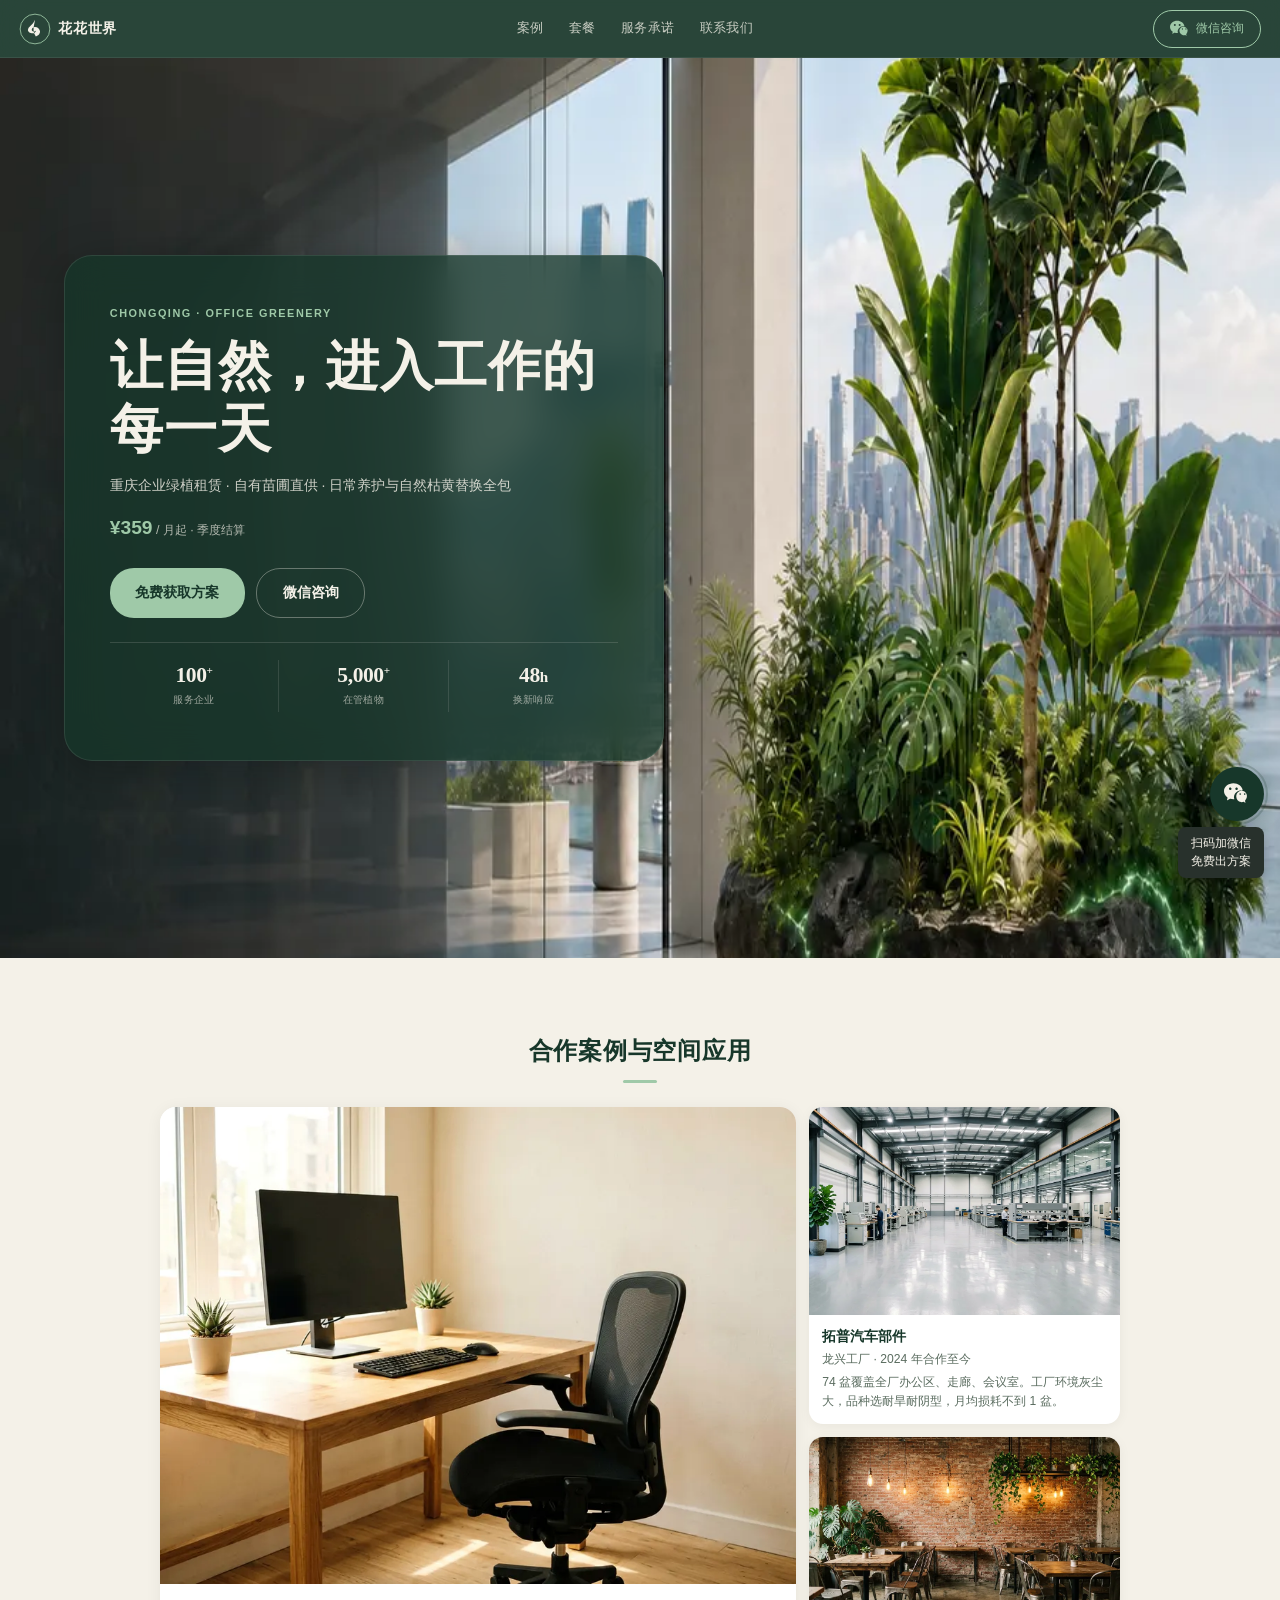
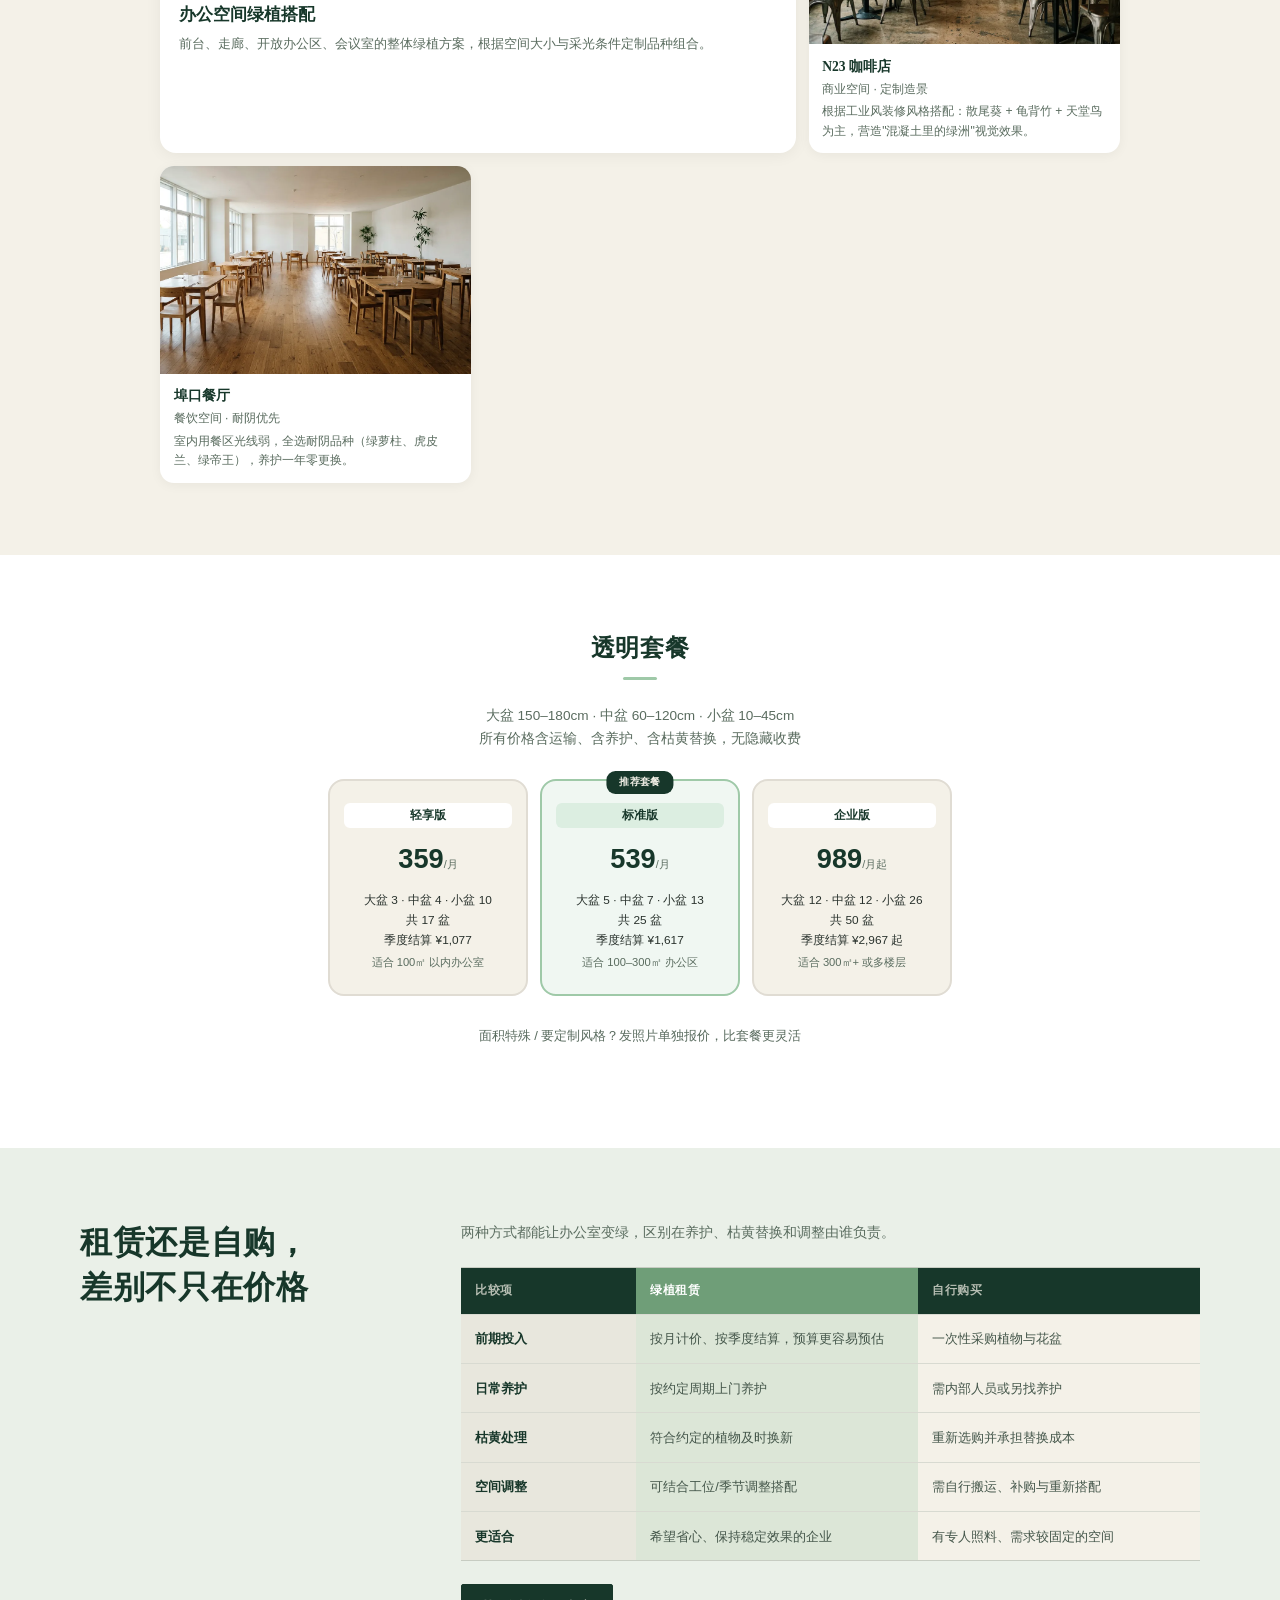
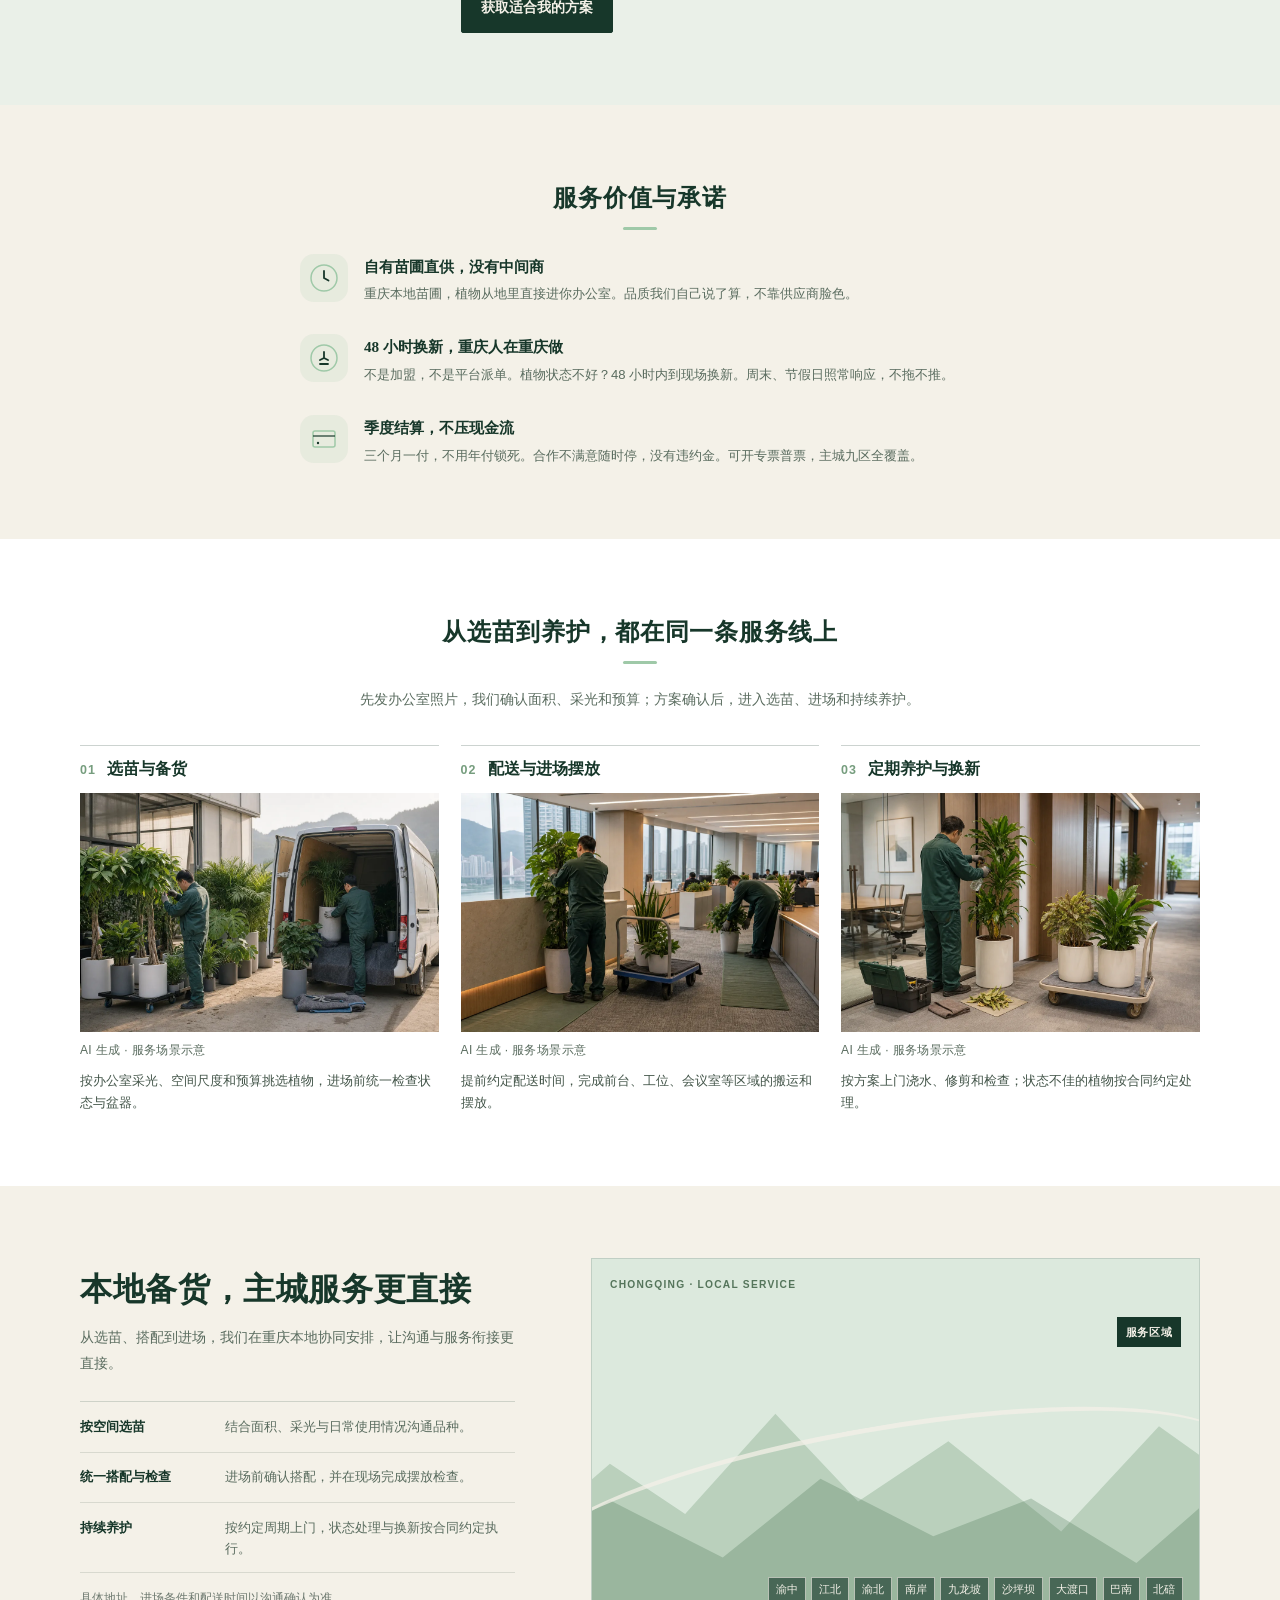
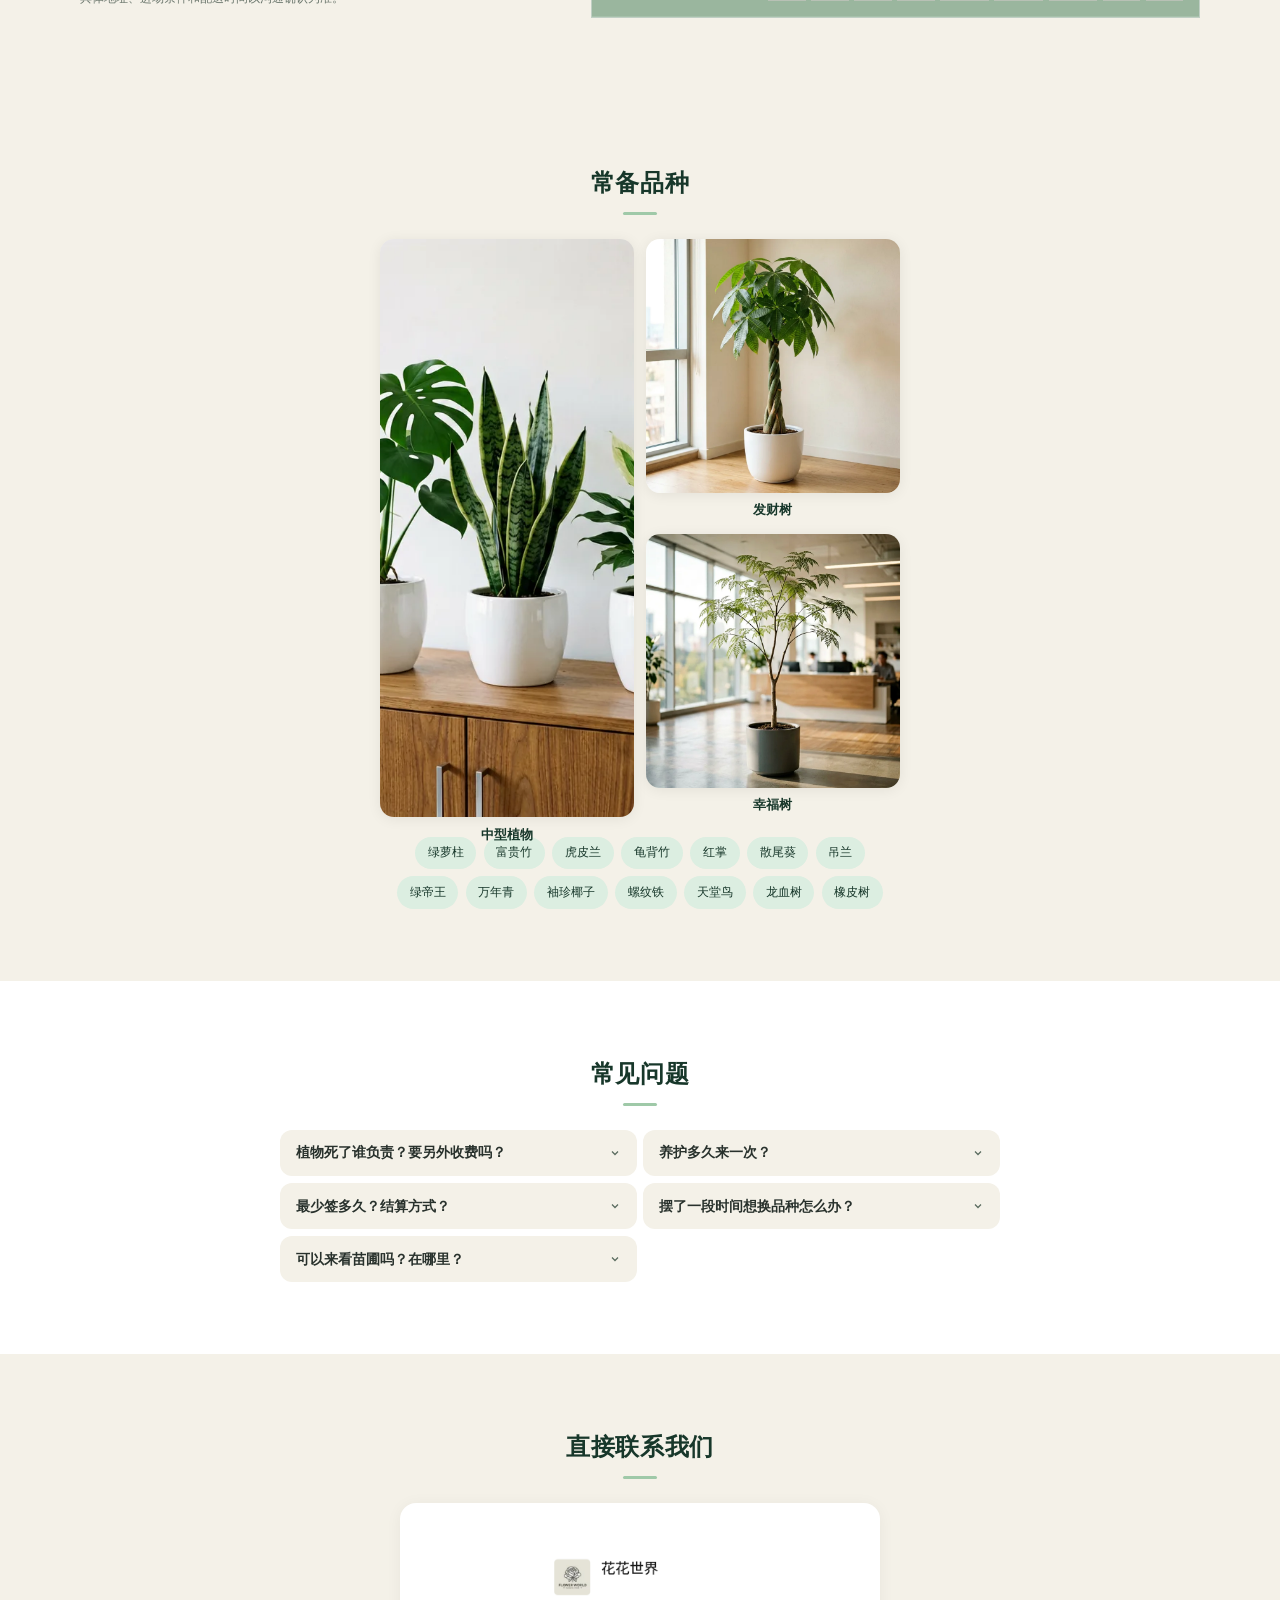
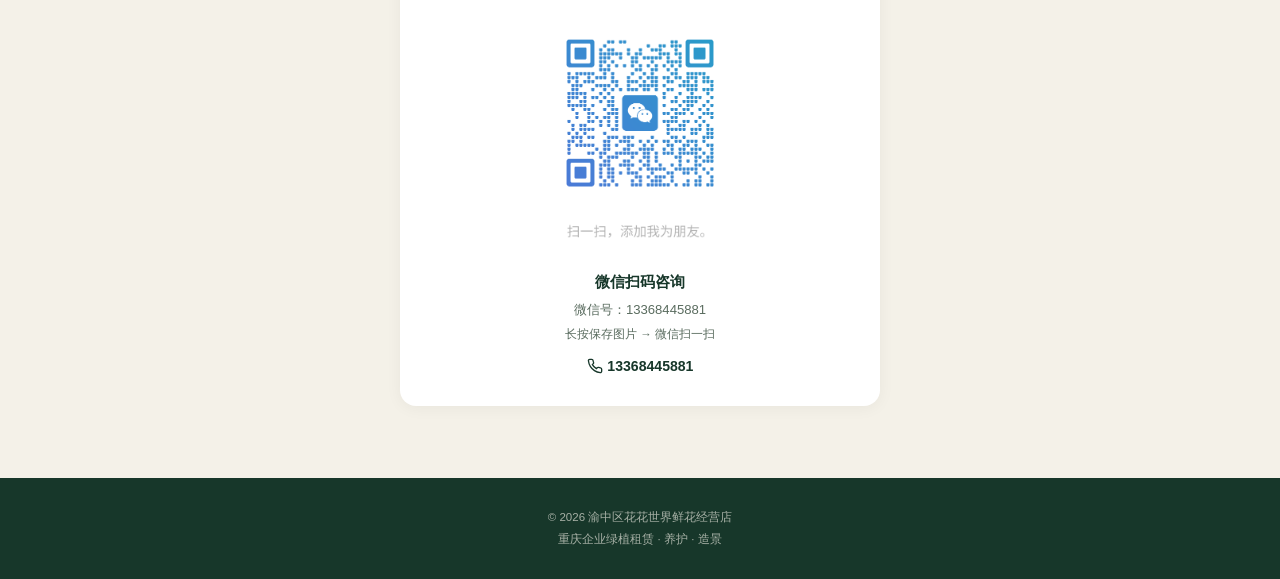
<file: index.html>
<!DOCTYPE html>
<html lang="zh-CN">
<head>
<meta charset="UTF-8" />
<meta name="viewport" content="width=device-width, initial-scale=1.0" />
<meta name="description" content="花花世界 — 重庆企业绿植租赁服务商。自有苗圃直供，日常养护与自然枯黄替换全包，359元/月起，季度结算。" />
<meta name="keywords" content="重庆绿植租赁,办公室绿植,企业绿植,花花世界,植物租赁,办公室绿化" />
<meta name="theme-color" content="#17372A" />
<link rel="canonical" href="https://feelcf77.github.io/flowersite/" />
<meta property="og:title" content="花花世界 · 重庆企业绿植服务" />
<meta property="og:description" content="重庆企业绿植租赁 · 自有苗圃直供 · 日常养护与自然枯黄替换全包。¥359/月起，季度结算。" />
<meta property="og:image" content="https://feelcf77.github.io/flowersite/img/hero-desktop.webp" />
<meta property="og:type" content="website" />
<meta property="og:url" content="https://feelcf77.github.io/flowersite/" />
<link rel="icon" href="data:image/svg+xml,%3Csvg xmlns='http://www.w3.org/2000/svg' viewBox='0 0 32 32'%3E%3Ccircle cx='16' cy='16' r='15' fill='%2317372A'/%3E%3Cpath d='M16 6c-2 5-6 8-8 12-1 3 2 5 5 5 2 0 3-1 3-3-1 1-3 2-3 1-2-1-1-4 1-5 3-1 6 1 7 4s-2 5-4 6c-2-2-3-5-3-8 0-4 1-7 2-12z' fill='%239FC9A8'/%3E%3C/svg%3E" />
<link rel="preload" as="image" href="img/hero-desktop.webp" type="image/webp" media="(min-width: 768px)" fetchpriority="high" />
<link rel="preload" as="image" href="img/hero-mobile.webp" type="image/webp" media="(max-width: 767px)" fetchpriority="high" />
<link rel="stylesheet" href="css/style.css" />
<title>花花世界 · 重庆企业绿植服务</title>
</head>
<body>

<!-- Skip link -->
<a href="#main-content" class="skip-link">跳到正文</a>

<!-- ===== Header / Nav ===== -->
<header class="site-header" id="header">
  <div class="header-inner">
    <a href="#" class="brand" aria-label="花花世界首页">
      <svg width="32" height="32" viewBox="0 0 56 56" fill="none" xmlns="http://www.w3.org/2000/svg">
        <circle cx="28" cy="28" r="26" stroke="#9FC9A8" stroke-width="1.5"/>
        <path d="M28 12c-3 8-10 11-12 16-2 5 4 7.5 8 7.5 3 0 5-2 6-5-1.5 1.5-4.5 3-6 1.5-3-1.5-2-5.5 2-7 5-1.5 9 2 10.5 6 1.5 4-2.5 8.5-7 10-2.5-3.5-4-7.5-4-12 0-7 2-11.5 2.5-17z" fill="#F4F1E8"/>
      </svg>
      <span class="brand-name">花花世界</span>
    </a>
    <nav class="nav-links" aria-label="主导航">
      <a href="#cases">案例</a>
      <a href="#pricing">套餐</a>
      <a href="#promise">服务承诺</a>
      <a href="#contact-cta">联系我们</a>
    </nav>
    <button class="btn-wechat-header" id="btnWechatHeader" type="button" aria-label="微信咨询">
      <svg width="20" height="20" viewBox="0 0 24 24" fill="currentColor"><path d="M8.691 2.188C3.891 2.188 0 5.476 0 9.53c0 2.212 1.17 4.203 3.002 5.55a.59.59 0 0 1 .213.665l-.39 1.48c-.019.07-.048.141-.048.213 0 .163.13.295.29.295a.328.328 0 0 0 .167-.054l1.903-1.114a.864.864 0 0 1 .717-.098 10.16 10.16 0 0 0 2.837.403c.276 0 .543-.027.811-.05-.857-2.578.157-4.972 1.932-6.446 1.703-1.415 3.882-1.98 5.853-1.838-.576-3.583-4.196-6.348-8.596-6.348zM5.785 5.991c.642 0 1.162.529 1.162 1.18a1.17 1.17 0 0 1-1.162 1.178A1.17 1.17 0 0 1 4.623 7.17c0-.651.52-1.18 1.162-1.18zm5.813 0c.642 0 1.162.529 1.162 1.18a1.17 1.17 0 0 1-1.162 1.178 1.17 1.17 0 0 1-1.162-1.178c0-.651.52-1.18 1.162-1.18zm5.34 2.867c-3.066-.016-5.619 2.38-5.619 5.368 0 2.573 1.86 4.764 4.348 5.263a4.59 4.59 0 0 0 .695.095c.638 0 1.267-.118 1.877-.354l1.22.735a.227.227 0 0 0 .117.037c.12 0 .22-.098.22-.218a.373.373 0 0 0-.035-.16l-.285-.975a.824.824 0 0 1 .155-.773c.956-1.142 1.526-2.504 1.526-3.98 0-3.017-2.619-5.027-6.214-5.028v-.002zm-2.018 2.359c.428 0 .775.358.775.8 0 .44-.347.797-.775.797s-.775-.357-.775-.797c0-.442.347-.8.775-.8zm4.204 0c.428 0 .775.358.775.8 0 .44-.347.797-.775.797s-.775-.357-.775-.797c0-.442.347-.8.775-.8z"/></svg>
      <span>微信咨询</span>
    </button>
  </div>
</header>

<main id="main-content">

<!-- ===== Hero ===== -->
<section class="hero" aria-label="首屏">
  <picture>
    <source srcset="img/hero-desktop.webp" media="(min-width: 768px)" type="image/webp" />
    <source srcset="img/hero-mobile.webp" media="(max-width: 767px)" type="image/webp" />
    <img class="hero-bg-img" src="img/hero-desktop.webp" alt="重庆城市天际线与绿植" fetchpriority="high" width="1600" height="900" />
  </picture>
  <div class="hero-panel">
    <div class="hero-panel-inner">
      <div class="hero-eyebrow">CHONGQING · OFFICE GREENERY</div>
      <h1 class="hero-headline">让自然，进入工作的<br />每一天</h1>
      <p class="hero-desc">重庆企业绿植租赁 · 自有苗圃直供 · 日常养护与自然枯黄替换全包</p>
      <p class="hero-price">¥359<span> / 月起 · 季度结算</span></p>
      <div class="hero-actions">
        <a href="#contact-cta" class="btn-primary">免费获取方案</a>
        <button class="btn-secondary" id="btnHeroWechat" type="button">微信咨询</button>
      </div>
      <div class="hero-metrics" aria-label="服务数据">
        <div class="trust-item">
          <span class="trust-num">100<span class="trust-plus">+</span></span>
          <span class="trust-label">服务企业</span>
        </div>
        <div class="trust-item">
          <span class="trust-num">5,000<span class="trust-plus">+</span></span>
          <span class="trust-label">在管植物</span>
        </div>
        <div class="trust-item">
          <span class="trust-num">48<span class="trust-unit">h</span></span>
          <span class="trust-label">换新响应</span>
        </div>
      </div>
    </div>
  </div>
</section>

<!-- ===== 合作案例与空间应用 ===== -->
<section class="section" id="cases" aria-labelledby="cases-heading">
  <h2 class="section-title" id="cases-heading">合作案例与空间应用</h2>
  <div class="case-grid-asym">
    <div class="case-feature">
      <div class="case-img-wrap">
        <img src="img/showcase.webp" alt="办公室绿植布置效果" loading="lazy" decoding="async" width="1200" height="685" />
      </div>
      <div class="case-feature-body">
        <h3>办公空间绿植搭配</h3>
        <p>前台、走廊、开放办公区、会议室的整体绿植方案，根据空间大小与采光条件定制品种组合。</p>
      </div>
    </div>
    <div class="case-card">
      <div class="case-img-wrap">
        <img src="img/case-tuopu.webp" alt="拓普汽车部件办公室绿植" loading="lazy" decoding="async" width="1200" height="685" />
      </div>
      <div class="case-body">
        <h3>拓普汽车部件</h3>
        <p class="case-meta">龙兴工厂 · 2024 年合作至今</p>
        <p>74 盆覆盖全厂办公区、走廊、会议室。工厂环境灰尘大，品种选耐旱耐阴型，月均损耗不到 1 盆。</p>
      </div>
    </div>
    <div class="case-card">
      <div class="case-img-wrap">
        <img src="img/case-n23.webp" alt="N23咖啡店绿植造景" loading="lazy" decoding="async" width="1200" height="685" />
      </div>
      <div class="case-body">
        <h3>N23 咖啡店</h3>
        <p class="case-meta">商业空间 · 定制造景</p>
        <p>根据工业风装修风格搭配：散尾葵 + 龟背竹 + 天堂鸟为主，营造"混凝土里的绿洲"视觉效果。</p>
      </div>
    </div>
    <div class="case-card">
      <div class="case-img-wrap">
        <img src="img/case-bukou.webp" alt="埠口餐厅绿植布置" loading="lazy" decoding="async" width="1200" height="685" />
      </div>
      <div class="case-body">
        <h3>埠口餐厅</h3>
        <p class="case-meta">餐饮空间 · 耐阴优先</p>
        <p>室内用餐区光线弱，全选耐阴品种（绿萝柱、虎皮兰、绿帝王），养护一年零更换。</p>
      </div>
    </div>
  </div>
</section>

<!-- ===== 透明套餐 ===== -->
<section class="section section-alt" id="pricing" aria-labelledby="pricing-heading">
  <h2 class="section-title" id="pricing-heading">透明套餐</h2>
  <p class="section-desc">大盆 150–180cm · 中盆 60–120cm · 小盆 10–45cm<br />所有价格含运输、含养护、含枯黄替换，无隐藏收费</p>
  <div class="pricing-grid">
    <div class="pkg">
      <div class="pkg-name">轻享版</div>
      <div class="pkg-price">359<span>/月</span></div>
      <ul class="pkg-features">
        <li>大盆 3 · 中盆 4 · 小盆 10</li>
        <li>共 17 盆</li>
        <li>季度结算 ¥1,077</li>
        <li>适合 100㎡ 以内办公室</li>
      </ul>
    </div>
    <div class="pkg pkg-standard">
      <div class="pkg-tag">推荐套餐</div>
      <div class="pkg-name">标准版</div>
      <div class="pkg-price">539<span>/月</span></div>
      <ul class="pkg-features">
        <li>大盆 5 · 中盆 7 · 小盆 13</li>
        <li>共 25 盆</li>
        <li>季度结算 ¥1,617</li>
        <li>适合 100–300㎡ 办公区</li>
      </ul>
    </div>
    <div class="pkg">
      <div class="pkg-name">企业版</div>
      <div class="pkg-price">989<span>/月起</span></div>
      <ul class="pkg-features">
        <li>大盆 12 · 中盆 12 · 小盆 26</li>
        <li>共 50 盆</li>
        <li>季度结算 ¥2,967 起</li>
        <li>适合 300㎡+ 或多楼层</li>
      </ul>
    </div>
  </div>
  <p class="section-desc pricing-note">面积特殊 / 要定制风格？发照片单独报价，比套餐更灵活</p>
</section>

<!-- ===== 租赁与自购对比 ===== -->
<section class="section compare-section" id="compare" aria-labelledby="compare-heading">
  <div class="compare-layout">
    <div class="compare-intro">
      <h2 id="compare-heading">租赁还是自购，<br />差别不只在价格</h2>
    </div>
    <div class="compare-content">
      <p class="compare-lead">两种方式都能让办公室变绿，区别在养护、枯黄替换和调整由谁负责。</p>
      <div class="compare-table" role="table" aria-label="绿植租赁与自行购买对比">
        <div class="compare-row compare-row--head" role="row">
          <span role="columnheader">比较项</span>
          <span class="compare-rental" role="columnheader">绿植租赁</span>
          <span role="columnheader">自行购买</span>
        </div>
        <div class="compare-row" role="row">
          <span class="compare-label" role="rowheader">前期投入</span>
          <span class="compare-rental" role="cell">按月计价、按季度结算，预算更容易预估</span>
          <span role="cell">一次性采购植物与花盆</span>
        </div>
        <div class="compare-row" role="row">
          <span class="compare-label" role="rowheader">日常养护</span>
          <span class="compare-rental" role="cell">按约定周期上门养护</span>
          <span role="cell">需内部人员或另找养护</span>
        </div>
        <div class="compare-row" role="row">
          <span class="compare-label" role="rowheader">枯黄处理</span>
          <span class="compare-rental" role="cell">符合约定的植物及时换新</span>
          <span role="cell">重新选购并承担替换成本</span>
        </div>
        <div class="compare-row" role="row">
          <span class="compare-label" role="rowheader">空间调整</span>
          <span class="compare-rental" role="cell">可结合工位/季节调整搭配</span>
          <span role="cell">需自行搬运、补购与重新搭配</span>
        </div>
        <div class="compare-row" role="row">
          <span class="compare-label" role="rowheader">更适合</span>
          <span class="compare-rental" role="cell">希望省心、保持稳定效果的企业</span>
          <span role="cell">有专人照料、需求较固定的空间</span>
        </div>
      </div>
      <a class="compare-cta" href="#contact-cta">获取适合我的方案</a>
    </div>
  </div>
</section>

<!-- ===== 服务价值与承诺 ===== -->
<section class="section" id="promise" aria-labelledby="promise-heading">
  <h2 class="section-title" id="promise-heading">服务价值与承诺</h2>
  <div class="value-list">
    <div class="value-item reveal">
      <div class="value-icon" aria-hidden="true">
        <svg width="28" height="28" viewBox="0 0 28 28" fill="none"><circle cx="14" cy="14" r="13" stroke="#9FC9A8" stroke-width="1.5"/><path d="M14 7v7l4.5 2.5" stroke="#17372A" stroke-width="1.8" stroke-linecap="round"/></svg>
      </div>
      <div class="value-text">
        <h3>自有苗圃直供，没有中间商</h3>
        <p>重庆本地苗圃，植物从地里直接进你办公室。品质我们自己说了算，不靠供应商脸色。</p>
      </div>
    </div>
    <div class="value-item reveal">
      <div class="value-icon" aria-hidden="true">
        <svg width="28" height="28" viewBox="0 0 28 28" fill="none"><circle cx="14" cy="14" r="13" stroke="#9FC9A8" stroke-width="1.5"/><path d="M14 8v6l-4 2M14 14l4 2M10 20h8" stroke="#17372A" stroke-width="1.8" stroke-linecap="round"/></svg>
      </div>
      <div class="value-text">
        <h3>48 小时换新，重庆人在重庆做</h3>
        <p>不是加盟，不是平台派单。植物状态不好？48 小时内到现场换新。周末、节假日照常响应，不拖不推。</p>
      </div>
    </div>
    <div class="value-item reveal">
      <div class="value-icon" aria-hidden="true">
        <svg width="28" height="28" viewBox="0 0 28 28" fill="none"><rect x="3" y="6" width="22" height="16" rx="2" stroke="#9FC9A8" stroke-width="1.5"/><line x1="3" y1="11" x2="25" y2="11" stroke="#17372A" stroke-width="1.2"/><circle cx="8" cy="18" r="1.2" fill="#17372A"/></svg>
      </div>
      <div class="value-text">
        <h3>季度结算，不压现金流</h3>
        <p>三个月一付，不用年付锁死。合作不满意随时停，没有违约金。可开专票普票，主城九区全覆盖。</p>
      </div>
    </div>
  </div>
</section>

<!-- ===== 服务流程 ===== -->
<section class="section section-alt" id="how" aria-labelledby="how-heading">
  <h2 class="section-title" id="how-heading">从选苗到养护，都在同一条服务线上</h2>
  <p class="section-desc service-story-intro">先发办公室照片，我们确认面积、采光和预算；方案确认后，进入选苗、进场和持续养护。</p>
  <ol class="service-storyboard">
    <li class="service-story reveal">
      <div class="service-story-heading"><span aria-hidden="true">01</span><h3>选苗与备货</h3></div>
      <picture>
        <source srcset="img/service-select-1200.webp" media="(min-width: 768px)" type="image/webp" />
        <img src="img/service-select-720.webp" alt="AI 生成的服务场景示意：工作人员在苗圃选择办公室绿植并备货" loading="lazy" decoding="async" width="1200" height="800" sizes="(min-width: 960px) 30vw, (min-width: 768px) 31vw, calc(100vw - 2rem)" />
      </picture>
      <p class="service-story-caption">AI 生成 · 服务场景示意</p>
      <p class="service-story-desc">按办公室采光、空间尺度和预算挑选植物，进场前统一检查状态与盆器。</p>
    </li>
    <li class="service-story reveal">
      <div class="service-story-heading"><span aria-hidden="true">02</span><h3>配送与进场摆放</h3></div>
      <picture>
        <source srcset="img/service-install-1200.webp" media="(min-width: 768px)" type="image/webp" />
        <img src="img/service-install-720.webp" alt="AI 生成的服务场景示意：工作人员将绿植配送至办公室并进行摆放" loading="lazy" decoding="async" width="1200" height="800" sizes="(min-width: 960px) 30vw, (min-width: 768px) 31vw, calc(100vw - 2rem)" />
      </picture>
      <p class="service-story-caption">AI 生成 · 服务场景示意</p>
      <p class="service-story-desc">提前约定配送时间，完成前台、工位、会议室等区域的搬运和摆放。</p>
    </li>
    <li class="service-story reveal">
      <div class="service-story-heading"><span aria-hidden="true">03</span><h3>定期养护与换新</h3></div>
      <picture>
        <source srcset="img/service-care-1200.webp" media="(min-width: 768px)" type="image/webp" />
        <img src="img/service-care-720.webp" alt="AI 生成的服务场景示意：工作人员在办公室为绿植进行定期养护" loading="lazy" decoding="async" width="1200" height="800" sizes="(min-width: 960px) 30vw, (min-width: 768px) 31vw, calc(100vw - 2rem)" />
      </picture>
      <p class="service-story-caption">AI 生成 · 服务场景示意</p>
      <p class="service-story-desc">按方案上门浇水、修剪和检查；状态不佳的植物按合同约定处理。</p>
    </li>
  </ol>
</section>

<!-- ===== 本地服务范围 ===== -->
<section class="section local-service" id="service-area" aria-labelledby="service-area-heading">
  <div class="local-service-layout">
    <div class="local-service-copy">
      <h2 id="service-area-heading">本地备货，主城服务更直接</h2>
      <p class="local-service-lead">从选苗、搭配到进场，我们在重庆本地协同安排，让沟通与服务衔接更直接。</p>
      <ul class="local-service-list">
        <li><strong>按空间选苗</strong><span>结合面积、采光与日常使用情况沟通品种。</span></li>
        <li><strong>统一搭配与检查</strong><span>进场前确认搭配，并在现场完成摆放检查。</span></li>
        <li><strong>持续养护</strong><span>按约定周期上门，状态处理与换新按合同约定执行。</span></li>
      </ul>
      <p class="local-service-note">具体地址、进场条件和配送时间以沟通确认为准。</p>
    </div>
    <div class="service-area-visual" aria-label="重庆主城服务区域：渝中、江北、渝北、南岸、九龙坡、沙坪坝、大渡口、巴南、北碚">
      <div class="service-area-topline" aria-hidden="true">CHONGQING · LOCAL SERVICE</div>
      <div class="landscape-mountain landscape-mountain--back" aria-hidden="true"></div>
      <div class="landscape-mountain landscape-mountain--front" aria-hidden="true"></div>
      <div class="landscape-river" aria-hidden="true"></div>
      <div class="service-area-label">服务区域</div>
      <ul class="service-area-tags" aria-hidden="true">
        <li>渝中</li><li>江北</li><li>渝北</li><li>南岸</li><li>九龙坡</li><li>沙坪坝</li><li>大渡口</li><li>巴南</li><li>北碚</li>
      </ul>
    </div>
  </div>
</section>

<!-- ===== 常备植物 ===== -->
<section class="section" id="plants" aria-labelledby="plants-heading">
  <h2 class="section-title" id="plants-heading">常备品种</h2>
  <div class="plant-grid">
    <div class="plant-card plant-card--main reveal">
      <img src="img/plants-medium.webp" alt="中型植物组合" loading="lazy" decoding="async" width="800" height="800" />
      <span>中型植物</span>
    </div>
    <div class="plant-card reveal">
      <img src="img/plants-fortune.webp" alt="发财树" loading="lazy" decoding="async" width="800" height="800" />
      <span>发财树</span>
    </div>
    <div class="plant-card reveal">
      <img src="img/plants-xingfu.webp" alt="幸福树" loading="lazy" decoding="async" width="800" height="800" />
      <span>幸福树</span>
    </div>
  </div>
  <div class="plant-tags">
    <span>绿萝柱</span><span>富贵竹</span><span>虎皮兰</span><span>龟背竹</span>
    <span>红掌</span><span>散尾葵</span><span>吊兰</span><span>绿帝王</span>
    <span>万年青</span><span>袖珍椰子</span><span>螺纹铁</span><span>天堂鸟</span>
    <span>龙血树</span><span>橡皮树</span>
  </div>
</section>

<!-- ===== FAQ ===== -->
<section class="section section-alt" id="faq" aria-labelledby="faq-heading">
  <h2 class="section-title" id="faq-heading">常见问题</h2>
  <div class="faq-list">
    <div class="faq-item">
      <button class="faq-q" id="faq-q-0" type="button" aria-expanded="false" aria-controls="faq-a-0">植物死了谁负责？要另外收费吗？</button>
      <div class="faq-a" id="faq-a-0" role="region" aria-labelledby="faq-q-0" hidden>
        <p>非人为损坏的枯黄、病死，一律免费更换，不另收费。这是合同条款，不是口头承诺。</p>
      </div>
    </div>
    <div class="faq-item">
      <button class="faq-q" id="faq-q-1" type="button" aria-expanded="false" aria-controls="faq-a-1">养护多久来一次？</button>
      <div class="faq-a" id="faq-a-1" role="region" aria-labelledby="faq-q-1" hidden>
        <p>通常每周一次，视季节和品种调整。穿工服、安静作业，不影响办公。有会议提前说，我们错开时间。</p>
      </div>
    </div>
    <div class="faq-item">
      <button class="faq-q" id="faq-q-2" type="button" aria-expanded="false" aria-controls="faq-a-2">最少签多久？结算方式？</button>
      <div class="faq-a" id="faq-a-2" role="region" aria-labelledby="faq-q-2" hidden>
        <p>一个季度起签，按季度付费。不要求年付。满意再续，没有绑定条款。</p>
      </div>
    </div>
    <div class="faq-item">
      <button class="faq-q" id="faq-q-3" type="button" aria-expanded="false" aria-controls="faq-a-3">摆了一段时间想换品种怎么办？</button>
      <div class="faq-a" id="faq-a-3" role="region" aria-labelledby="faq-q-3" hidden>
        <p>免费换。你觉得某种不好看或不好养，我们换成你喜欢的。长期合作，你满意最重要。</p>
      </div>
    </div>
    <div class="faq-item">
      <button class="faq-q" id="faq-q-4" type="button" aria-expanded="false" aria-controls="faq-a-4">可以来看苗圃吗？在哪里？</button>
      <div class="faq-a" id="faq-a-4" role="region" aria-labelledby="faq-q-4" hidden>
        <p>当然可以，欢迎来。苗圃在重庆主城，加微信发定位。看过实物再决定，双方都放心。</p>
      </div>
    </div>
  </div>
</section>

<!-- ===== 直接联系 CTA ===== -->
<section class="section" id="contact-cta" aria-labelledby="cta-heading">
  <h2 class="section-title" id="cta-heading">直接联系我们</h2>
  <div class="cta-grid">
    <div class="cta-qr-wrap">
      <div class="cta-qr-card">
        <img src="img/wechat-qr.png" alt="微信扫码添加" class="qr-img" width="200" height="342" loading="lazy" />
        <h3>微信扫码咨询</h3>
        <p>微信号：13368445881</p>
        <p class="cta-qr-hint">长按保存图片 → 微信扫一扫</p>
        <p class="cta-phone">
          <a href="tel:13368445881">
            <svg width="16" height="16" viewBox="0 0 24 24" fill="none" stroke="currentColor" stroke-width="2"><path d="M22 16.92v3a2 2 0 0 1-2.18 2 19.79 19.79 0 0 1-8.63-3.07 19.5 19.5 0 0 1-6-6 19.79 19.79 0 0 1-3.07-8.67A2 2 0 0 1 4.11 2h3a2 2 0 0 1 2 1.72c.127.96.361 1.903.7 2.81a2 2 0 0 1-.45 2.11L8.09 9.91a16 16 0 0 0 6 6l1.27-1.27a2 2 0 0 1 2.11-.45c.907.339 1.85.573 2.81.7A2 2 0 0 1 22 16.92z"/></svg>
            13368445881
          </a>
        </p>
      </div>
    </div>
  </div>
</section>

</main>

<!-- ===== Footer ===== -->
<footer>
  <p>&copy; 2026 渝中区花花世界鲜花经营店</p>
  <p>重庆企业绿植租赁 · 养护 · 造景</p>
</footer>

<!-- ===== WeChat Float ===== -->
<div class="wx-float" id="wxFloat">
  <button class="wx-float-btn" id="wxFloatBtn" type="button" aria-label="微信咨询">
    <svg width="26" height="26" viewBox="0 0 24 24" fill="currentColor"><path d="M8.691 2.188C3.891 2.188 0 5.476 0 9.53c0 2.212 1.17 4.203 3.002 5.55a.59.59 0 0 1 .213.665l-.39 1.48c-.019.07-.048.141-.048.213 0 .163.13.295.29.295a.328.328 0 0 0 .167-.054l1.903-1.114a.864.864 0 0 1 .717-.098 10.16 10.16 0 0 0 2.837.403c.276 0 .543-.027.811-.05-.857-2.578.157-4.972 1.932-6.446 1.703-1.415 3.882-1.98 5.853-1.838-.576-3.583-4.196-6.348-8.596-6.348zM5.785 5.991c.642 0 1.162.529 1.162 1.18a1.17 1.17 0 0 1-1.162 1.178A1.17 1.17 0 0 1 4.623 7.17c0-.651.52-1.18 1.162-1.18zm5.813 0c.642 0 1.162.529 1.162 1.18a1.17 1.17 0 0 1-1.162 1.178 1.17 1.17 0 0 1-1.162-1.178c0-.651.52-1.18 1.162-1.18zm5.34 2.867c-3.066-.016-5.619 2.38-5.619 5.368 0 2.573 1.86 4.764 4.348 5.263a4.59 4.59 0 0 0 .695.095c.638 0 1.267-.118 1.877-.354l1.22.735a.227.227 0 0 0 .117.037c.12 0 .22-.098.22-.218a.373.373 0 0 0-.035-.16l-.285-.975a.824.824 0 0 1 .155-.773c.956-1.142 1.526-2.504 1.526-3.98 0-3.017-2.619-5.027-6.214-5.028v-.002zm-2.018 2.359c.428 0 .775.358.775.8 0 .44-.347.797-.775.797s-.775-.357-.775-.797c0-.442.347-.8.775-.8zm4.204 0c.428 0 .775.358.775.8 0 .44-.347.797-.775.797s-.775-.357-.775-.797c0-.442.347-.8.775-.8z"/></svg>
  </button>
  <div class="wx-float-tip" id="wxFloatTip">扫码加微信<br />免费出方案</div>
</div>

<!-- ===== QR Modal ===== -->
<div class="qr-modal" id="qrModal" role="dialog" aria-modal="true" aria-labelledby="qrModalTitle" hidden>
  <div class="qr-modal-mask" tabindex="-1"></div>
  <div class="qr-modal-body">
    <button class="qr-modal-close" id="qrModalClose" type="button" aria-label="关闭">&times;</button>
    <h3 id="qrModalTitle">扫码加微信</h3>
    <img src="img/wechat-qr.png" alt="微信扫码添加：13368445881" class="qr-img qr-img--lg" width="200" height="342" />
    <p>微信号：13368445881</p>
    <p class="qr-modal-hint">长按保存图片 → 微信扫一扫</p>
  </div>
</div>

<script src="js/main.js"></script>
</body>
</html>
</file>
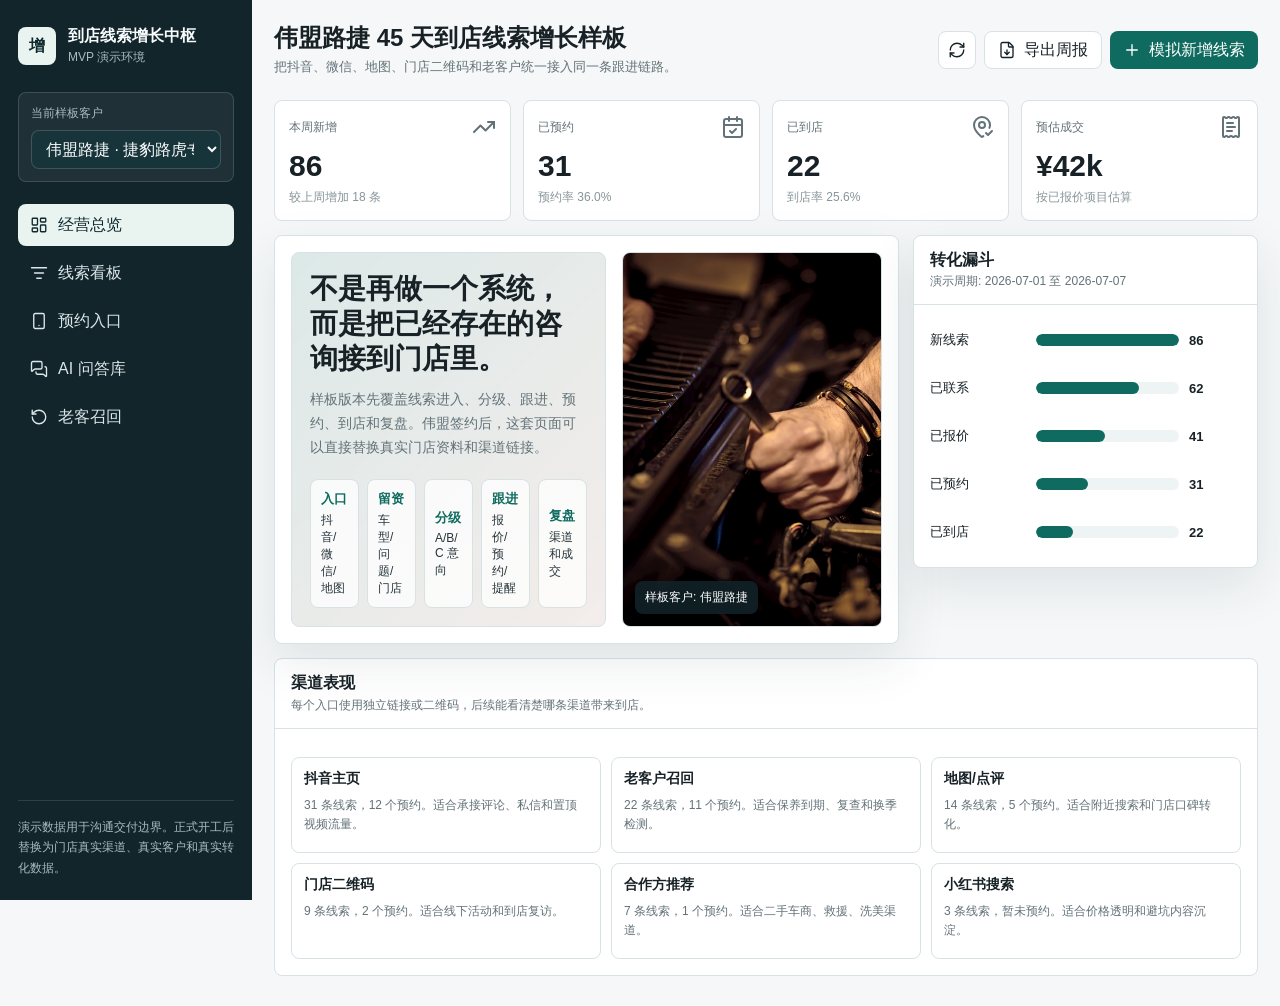
<file: weimeng/index.html>
<!doctype html>
<html lang="zh-CN">
<head>
  <meta charset="utf-8" />
  <meta name="viewport" content="width=device-width, initial-scale=1" />
  <title>伟盟到店线索增长中枢 Demo</title>
  <style>
    * { box-sizing: border-box; }
    :root {
      --bg: #f5f7f8;
      --surface: #ffffff;
      --surface-2: #eef3f4;
      --line: #d8e1e4;
      --line-strong: #b8c7cc;
      --text: #172126;
      --muted: #637278;
      --soft: #87959a;
      --accent: #0f6b5f;
      --accent-2: #b8462f;
      --accent-soft: #e4f1ee;
      --warn-soft: #fff2df;
      --danger-soft: #f9e4df;
      --blue-soft: #e7eef8;
      --shadow: 0 18px 50px rgba(40, 63, 70, .10);
      --radius: 8px;
    }

    body {
      margin: 0;
      background: var(--bg);
      color: var(--text);
      font-family: "Microsoft YaHei", "PingFang SC", "Noto Sans SC", Arial, sans-serif;
      letter-spacing: 0;
      overflow-x: hidden;
    }

    button, input, select, textarea {
      font: inherit;
      letter-spacing: 0;
    }

    button {
      border: 0;
      cursor: pointer;
    }

    .app {
      min-height: 100dvh;
      display: grid;
      grid-template-columns: 252px minmax(0, 1fr);
    }

    .sidebar {
      background: #12252b;
      color: #f7fbfb;
      padding: 22px 18px;
      position: sticky;
      top: 0;
      height: 100dvh;
      display: flex;
      flex-direction: column;
      gap: 22px;
    }

    .brand {
      display: flex;
      align-items: center;
      gap: 12px;
      min-height: 48px;
    }

    .brand-mark {
      width: 38px;
      height: 38px;
      border-radius: var(--radius);
      background: #e9f4f1;
      color: #10292e;
      display: grid;
      place-items: center;
      font-weight: 900;
    }

    .brand strong {
      display: block;
      font-size: 16px;
      line-height: 1.2;
    }

    .brand span {
      display: block;
      color: #a8bbbf;
      font-size: 12px;
      margin-top: 3px;
    }

    .client-switch {
      border: 1px solid rgba(255,255,255,.14);
      background: rgba(255,255,255,.06);
      border-radius: var(--radius);
      padding: 12px;
    }

    .client-switch label {
      display: block;
      color: #a8bbbf;
      font-size: 12px;
      margin-bottom: 8px;
    }

    .client-switch select {
      width: 100%;
      color: #f7fbfb;
      background: #18343b;
      border: 1px solid rgba(255,255,255,.16);
      border-radius: var(--radius);
      padding: 9px 10px;
      outline: none;
    }

    .nav {
      display: grid;
      gap: 6px;
    }

    .nav button {
      color: #dbe7e8;
      background: transparent;
      min-height: 42px;
      display: flex;
      align-items: center;
      gap: 10px;
      padding: 0 12px;
      border-radius: var(--radius);
      text-align: left;
    }

    .nav button:hover,
    .nav button.active {
      background: #e9f4f1;
      color: #10292e;
    }

    .nav svg,
    .btn svg,
    .icon-button svg {
      width: 18px;
      height: 18px;
      stroke-width: 1.8;
      flex: 0 0 auto;
    }

    .side-note {
      margin-top: auto;
      border-top: 1px solid rgba(255,255,255,.12);
      padding-top: 16px;
      color: #a8bbbf;
      font-size: 12px;
      line-height: 1.7;
    }

    main {
      min-width: 0;
      padding: 18px 22px 30px;
    }

    h1, h2, h3, p, span, strong, small, button, label, td, th {
      overflow-wrap: anywhere;
    }

    .topbar {
      min-height: 64px;
      display: flex;
      align-items: center;
      justify-content: space-between;
      gap: 16px;
      margin-bottom: 18px;
    }

    .page-title h1 {
      margin: 0;
      font-size: 24px;
      line-height: 1.2;
    }

    .page-title p {
      margin: 6px 0 0;
      color: var(--muted);
      font-size: 13px;
    }

    .top-actions {
      display: flex;
      align-items: center;
      gap: 8px;
      flex-wrap: wrap;
      justify-content: flex-end;
    }

    .btn, .icon-button {
      min-height: 38px;
      border-radius: var(--radius);
      display: inline-flex;
      align-items: center;
      justify-content: center;
      gap: 8px;
      white-space: nowrap;
      transition: transform .14s ease, background .14s ease;
    }

    .btn:active, .icon-button:active {
      transform: translateY(1px);
    }

    .btn {
      padding: 0 13px;
      background: #10292e;
      color: #fff;
    }

    .btn.secondary {
      background: #fff;
      color: var(--text);
      border: 1px solid var(--line);
    }

    .btn.accent {
      background: var(--accent);
      color: #fff;
    }

    .icon-button {
      width: 38px;
      background: #fff;
      color: var(--text);
      border: 1px solid var(--line);
    }

    .grid {
      display: grid;
      gap: 14px;
    }

    .grid.dashboard {
      grid-template-columns: minmax(0, 1.45fr) minmax(320px, .8fr);
      align-items: start;
    }

    .grid.two {
      grid-template-columns: minmax(0, 1fr) minmax(340px, .65fr);
      align-items: start;
    }

    .metrics {
      display: grid;
      grid-template-columns: repeat(4, minmax(0, 1fr));
      gap: 12px;
      margin-bottom: 14px;
    }

    .metric {
      background: var(--surface);
      border: 1px solid var(--line);
      border-radius: var(--radius);
      padding: 14px;
      min-height: 102px;
    }

    .metric span {
      display: flex;
      align-items: center;
      justify-content: space-between;
      color: var(--muted);
      font-size: 12px;
      margin-bottom: 12px;
    }

    .metric strong {
      display: block;
      font-size: 30px;
      line-height: 1;
    }

    .metric small {
      display: block;
      color: var(--soft);
      font-size: 12px;
      margin-top: 8px;
    }

    .panel {
      background: var(--surface);
      border: 1px solid var(--line);
      border-radius: var(--radius);
      box-shadow: var(--shadow);
      overflow: hidden;
      min-width: 0;
    }

    .panel.flush {
      box-shadow: none;
    }

    .panel-head {
      min-height: 56px;
      padding: 14px 16px;
      display: flex;
      align-items: center;
      justify-content: space-between;
      gap: 12px;
      border-bottom: 1px solid var(--line);
    }

    .panel-head h2 {
      margin: 0;
      font-size: 16px;
      line-height: 1.2;
    }

    .panel-head p {
      margin: 4px 0 0;
      color: var(--muted);
      font-size: 12px;
    }

    .panel-body {
      padding: 16px;
    }

    .hero-board {
      display: grid;
      grid-template-columns: minmax(0, 1fr) 260px;
      gap: 16px;
      align-items: stretch;
    }

    .hero-copy {
      min-width: 0;
      min-height: 270px;
      display: flex;
      flex-direction: column;
      justify-content: space-between;
      padding: 18px;
      border-radius: var(--radius);
      background:
        linear-gradient(135deg, rgba(15,107,95,.12), rgba(184,70,47,.08)),
        #f8fbfb;
      border: 1px solid var(--line);
    }

    .hero-copy h2 {
      margin: 0;
      font-size: 28px;
      line-height: 1.25;
      max-width: 640px;
    }

    .hero-copy p {
      color: var(--muted);
      line-height: 1.7;
      max-width: 68ch;
      margin: 12px 0 0;
      font-size: 14px;
    }

    .hero-flow {
      display: grid;
      grid-template-columns: repeat(5, minmax(0, 1fr));
      gap: 8px;
      margin-top: 20px;
    }

    .flow-step {
      min-height: 58px;
      border-radius: var(--radius);
      background: rgba(255,255,255,.78);
      border: 1px solid var(--line);
      padding: 10px;
      color: #26343a;
      font-size: 12px;
      display: flex;
      flex-direction: column;
      justify-content: center;
      gap: 4px;
    }

    .flow-step strong {
      color: var(--accent);
      font-size: 13px;
    }

    .garage-image {
      min-width: 0;
      min-height: 270px;
      border-radius: var(--radius);
      overflow: hidden;
      border: 1px solid var(--line);
      background: #dce5e7;
      position: relative;
    }

    .garage-image img {
      width: 100%;
      height: 100%;
      object-fit: cover;
      display: block;
      filter: saturate(.9) contrast(1.02);
    }

    .garage-image::after {
      content: "样板客户: 伟盟路捷";
      position: absolute;
      left: 12px;
      bottom: 12px;
      background: rgba(18,37,43,.82);
      color: #fff;
      border-radius: var(--radius);
      padding: 8px 10px;
      font-size: 12px;
    }

    .funnel {
      display: grid;
      gap: 10px;
    }

    .funnel-row {
      display: grid;
      grid-template-columns: 96px minmax(0, 1fr) 52px;
      gap: 10px;
      align-items: center;
      min-height: 38px;
    }

    .bar {
      height: 12px;
      border-radius: 999px;
      background: var(--surface-2);
      overflow: hidden;
    }

    .bar span {
      display: block;
      height: 100%;
      border-radius: inherit;
      background: var(--accent);
    }

    .funnel-row label,
    .funnel-row strong {
      font-size: 13px;
    }

    .source-grid {
      display: grid;
      grid-template-columns: repeat(3, minmax(0, 1fr));
      gap: 10px;
      margin-top: 12px;
    }

    .source-card {
      border: 1px solid var(--line);
      border-radius: var(--radius);
      padding: 12px;
      min-height: 96px;
      background: #fff;
    }

    .source-card h3 {
      margin: 0 0 8px;
      font-size: 14px;
    }

    .source-card p {
      margin: 0;
      color: var(--muted);
      font-size: 12px;
      line-height: 1.6;
    }

    .filters {
      display: flex;
      align-items: center;
      gap: 8px;
      flex-wrap: wrap;
    }

    .filters select,
    .filters input,
    .form-grid input,
    .form-grid select,
    .form-grid textarea {
      min-height: 38px;
      border-radius: var(--radius);
      border: 1px solid var(--line);
      background: #fff;
      color: var(--text);
      padding: 0 10px;
      outline: none;
      min-width: 150px;
    }

    .form-grid textarea {
      min-height: 74px;
      padding: 10px;
      resize: vertical;
    }

    .filters input {
      min-width: 230px;
    }

    .table-wrap {
      width: 100%;
      overflow-x: auto;
    }

    table {
      border-collapse: collapse;
      width: 100%;
      min-width: 860px;
    }

    th, td {
      border-bottom: 1px solid var(--line);
      padding: 12px 10px;
      text-align: left;
      vertical-align: top;
      font-size: 13px;
    }

    th {
      color: var(--muted);
      font-size: 12px;
      background: #f8fafb;
      font-weight: 700;
    }

    tbody tr:hover {
      background: #f8fbfb;
    }

    .status,
    .grade {
      display: inline-flex;
      align-items: center;
      justify-content: center;
      min-width: 62px;
      min-height: 24px;
      border-radius: var(--radius);
      font-size: 12px;
      font-weight: 700;
      white-space: nowrap;
    }

    .grade.a { color: #07564d; background: var(--accent-soft); }
    .grade.b { color: #6e4611; background: var(--warn-soft); }
    .grade.c { color: #31537d; background: var(--blue-soft); }
    .status.new { color: #07564d; background: var(--accent-soft); }
    .status.follow { color: #31537d; background: var(--blue-soft); }
    .status.booked { color: #6e4611; background: var(--warn-soft); }
    .status.done { color: #7c2f1f; background: var(--danger-soft); }

    .mini-action {
      background: transparent;
      color: var(--accent);
      padding: 0;
      min-height: 24px;
      font-weight: 700;
    }

    .phone-shell {
      width: min(100%, 340px);
      margin: 0 auto;
      background: #12252b;
      border-radius: 28px;
      padding: 12px;
      box-shadow: 0 18px 55px rgba(18,37,43,.18);
    }

    .phone-screen {
      background: #f7fafb;
      border-radius: 20px;
      min-height: 610px;
      overflow: hidden;
    }

    .phone-hero {
      min-height: 164px;
      background:
        linear-gradient(rgba(18,37,43,.20), rgba(18,37,43,.76)),
        url("assets/garage-demo.jpg") center/cover;
      color: #fff;
      padding: 18px;
      display: flex;
      flex-direction: column;
      justify-content: flex-end;
    }

    .phone-hero h2 {
      margin: 0;
      font-size: 22px;
      line-height: 1.2;
    }

    .phone-hero p {
      margin: 8px 0 0;
      font-size: 12px;
      color: rgba(255,255,255,.82);
      line-height: 1.6;
    }

    .form-grid {
      display: grid;
      gap: 10px;
    }

    .phone-screen .form-grid {
      padding: 14px;
    }

    .form-grid label {
      display: grid;
      gap: 6px;
      color: var(--muted);
      font-size: 12px;
    }

    .form-grid button {
      margin-top: 4px;
      min-height: 42px;
      border-radius: var(--radius);
      background: var(--accent);
      color: #fff;
      font-weight: 800;
    }

    .channel-list {
      display: grid;
      gap: 10px;
    }

    .channel-row {
      border: 1px solid var(--line);
      border-radius: var(--radius);
      padding: 12px;
      display: grid;
      grid-template-columns: 1fr auto;
      gap: 12px;
      align-items: center;
      background: #fff;
    }

    .channel-row h3 {
      margin: 0;
      font-size: 14px;
    }

    .channel-row p {
      margin: 5px 0 0;
      color: var(--muted);
      font-size: 12px;
      line-height: 1.5;
    }

    .qr {
      width: 58px;
      height: 58px;
      border-radius: var(--radius);
      border: 1px solid var(--line-strong);
      background:
        linear-gradient(90deg, #10292e 6px, transparent 6px) 0 0/14px 14px,
        linear-gradient(#10292e 6px, transparent 6px) 0 0/14px 14px,
        #fff;
    }

    .faq-list {
      display: grid;
      gap: 10px;
    }

    .faq-item {
      border: 1px solid var(--line);
      border-radius: var(--radius);
      background: #fff;
      overflow: hidden;
    }

    .faq-item button {
      width: 100%;
      min-height: 48px;
      background: #fff;
      color: var(--text);
      padding: 0 14px;
      display: flex;
      align-items: center;
      justify-content: space-between;
      gap: 12px;
      text-align: left;
      font-weight: 700;
    }

    .faq-item p {
      display: none;
      margin: 0;
      padding: 0 14px 14px;
      color: var(--muted);
      line-height: 1.7;
      font-size: 13px;
    }

    .faq-item.open p {
      display: block;
    }

    .recall-list {
      display: grid;
      gap: 10px;
    }

    .recall-item {
      border: 1px solid var(--line);
      border-radius: var(--radius);
      padding: 12px;
      display: grid;
      grid-template-columns: 1fr auto;
      gap: 12px;
      align-items: start;
      background: #fff;
    }

    .recall-item h3 {
      margin: 0 0 6px;
      font-size: 14px;
    }

    .recall-item p {
      margin: 0;
      color: var(--muted);
      font-size: 12px;
      line-height: 1.6;
    }

    .priority {
      min-width: 70px;
      min-height: 28px;
      border-radius: var(--radius);
      display: inline-flex;
      align-items: center;
      justify-content: center;
      background: var(--warn-soft);
      color: #6e4611;
      font-size: 12px;
      font-weight: 800;
    }

    .view { display: none; }
    .view.active { display: block; }

    .toast {
      position: fixed;
      right: 20px;
      bottom: 20px;
      max-width: min(360px, calc(100vw - 40px));
      background: #10292e;
      color: #fff;
      padding: 12px 14px;
      border-radius: var(--radius);
      box-shadow: var(--shadow);
      font-size: 13px;
      transform: translateY(18px);
      opacity: 0;
      pointer-events: none;
      transition: opacity .16s ease, transform .16s ease;
      z-index: 20;
    }

    .toast.show {
      transform: translateY(0);
      opacity: 1;
    }

    @media (max-width: 1180px) {
      .grid.dashboard,
      .grid.two,
      .hero-board {
        grid-template-columns: 1fr;
      }
      .garage-image {
        min-height: 220px;
      }
    }

    @media (max-width: 900px) {
      .app {
        grid-template-columns: 1fr;
      }
      .sidebar {
        position: static;
        height: auto;
        padding: 14px;
      }
      .brand,
      .client-switch,
      .side-note {
        display: none;
      }
      .nav {
        grid-template-columns: repeat(5, minmax(0, 1fr));
        gap: 8px;
      }
      .nav button {
        justify-content: center;
        padding: 0 8px;
      }
      .nav button span {
        display: none;
      }
      main {
        padding: 14px;
      }
      .topbar {
        align-items: flex-start;
        flex-direction: column;
      }
      .top-actions {
        justify-content: flex-start;
      }
      .metrics,
      .source-grid,
      .hero-flow {
        grid-template-columns: repeat(2, minmax(0, 1fr));
      }
    }

    @media (max-width: 560px) {
      .app,
      .sidebar,
      main,
      .panel,
      .panel-body,
      .hero-board,
      .hero-copy {
        max-width: 100vw;
      }
      .panel-body {
        padding: 12px;
      }
      .page-title h1 {
        font-size: 20px;
        line-height: 1.32;
        max-width: calc(100vw - 28px);
        word-break: break-all;
      }
      .page-title p {
        font-size: 12px;
        line-height: 1.6;
        max-width: calc(100vw - 28px);
        word-break: break-all;
      }
      .metrics,
      .source-grid,
      .hero-flow {
        grid-template-columns: 1fr;
      }
      .hero-copy h2 {
        font-size: 20px;
        line-height: 1.35;
        max-width: min(280px, calc(100vw - 92px));
        word-break: break-all;
      }
      .hero-copy {
        padding: 14px;
      }
      .hero-copy p {
        max-width: min(280px, calc(100vw - 92px));
        word-break: break-all;
      }
      .top-actions {
        width: 100%;
      }
      .filters input,
      .filters select,
      .btn {
        width: 100%;
      }
      .panel-head {
        align-items: flex-start;
        flex-direction: column;
      }
      .channel-row,
      .recall-item {
        grid-template-columns: 1fr;
      }
    }
  </style>
</head>
<body>
  <div class="app">
    <aside class="sidebar">
      <div class="brand">
        <div class="brand-mark">增</div>
        <div>
          <strong>到店线索增长中枢</strong>
          <span>MVP 演示环境</span>
        </div>
      </div>

      <div class="client-switch">
        <label for="client">当前样板客户</label>
        <select id="client">
          <option>伟盟路捷 · 捷豹路虎专修</option>
          <option>豪车专修门店 · 演示客户</option>
          <option>二手车检测门店 · 演示客户</option>
        </select>
      </div>

      <nav class="nav" aria-label="主导航">
        <button class="active" data-view="overview"><i data-lucide="layout-dashboard"></i><span>经营总览</span></button>
        <button data-view="leads"><i data-lucide="list-filter"></i><span>线索看板</span></button>
        <button data-view="booking"><i data-lucide="smartphone"></i><span>预约入口</span></button>
        <button data-view="faq"><i data-lucide="messages-square"></i><span>AI 问答库</span></button>
        <button data-view="recall"><i data-lucide="rotate-ccw"></i><span>老客召回</span></button>
      </nav>

      <div class="side-note">
        演示数据用于沟通交付边界。正式开工后替换为门店真实渠道、真实客户和真实转化数据。
      </div>
    </aside>

    <main>
      <header class="topbar">
        <div class="page-title">
          <h1>伟盟路捷 45 天到店线索增长样板</h1>
          <p>把抖音、微信、地图、门店二维码和老客户统一接入同一条跟进链路。</p>
        </div>
        <div class="top-actions">
          <button class="icon-button" title="刷新演示数据"><i data-lucide="refresh-cw"></i></button>
          <button class="btn secondary"><i data-lucide="file-down"></i>导出周报</button>
          <button class="btn accent" id="demoSubmit"><i data-lucide="plus"></i>模拟新增线索</button>
        </div>
      </header>

      <section class="view active" id="overview">
        <div class="metrics">
          <div class="metric">
            <span>本周新增<i data-lucide="trending-up"></i></span>
            <strong id="metricLeads">86</strong>
            <small>较上周增加 18 条</small>
          </div>
          <div class="metric">
            <span>已预约<i data-lucide="calendar-check"></i></span>
            <strong>31</strong>
            <small>预约率 36.0%</small>
          </div>
          <div class="metric">
            <span>已到店<i data-lucide="map-pin-check"></i></span>
            <strong>22</strong>
            <small>到店率 25.6%</small>
          </div>
          <div class="metric">
            <span>预估成交<i data-lucide="receipt-text"></i></span>
            <strong>¥42k</strong>
            <small>按已报价项目估算</small>
          </div>
        </div>

        <div class="grid dashboard">
          <div class="panel">
            <div class="panel-body">
              <div class="hero-board">
                <div class="hero-copy">
                  <div>
                    <h2>不是再做一个系统，而是把已经存在的咨询接到门店里。</h2>
                    <p>样板版本先覆盖线索进入、分级、跟进、预约、到店和复盘。伟盟签约后，这套页面可以直接替换真实门店资料和渠道链接。</p>
                  </div>
                  <div class="hero-flow">
                    <div class="flow-step"><strong>入口</strong><span>抖音/微信/地图</span></div>
                    <div class="flow-step"><strong>留资</strong><span>车型/问题/门店</span></div>
                    <div class="flow-step"><strong>分级</strong><span>A/B/C 意向</span></div>
                    <div class="flow-step"><strong>跟进</strong><span>报价/预约/提醒</span></div>
                    <div class="flow-step"><strong>复盘</strong><span>渠道和成交</span></div>
                  </div>
                </div>
                <div class="garage-image" aria-label="汽修场景图片">
                  <img src="assets/garage-demo.jpg" alt="汽车维修车间场景" />
                </div>
              </div>
            </div>
          </div>

          <div class="panel">
            <div class="panel-head">
              <div>
                <h2>转化漏斗</h2>
                <p>演示周期: 2026-07-01 至 2026-07-07</p>
              </div>
            </div>
            <div class="panel-body">
              <div class="funnel">
                <div class="funnel-row"><label>新线索</label><div class="bar"><span style="width:100%"></span></div><strong>86</strong></div>
                <div class="funnel-row"><label>已联系</label><div class="bar"><span style="width:72%"></span></div><strong>62</strong></div>
                <div class="funnel-row"><label>已报价</label><div class="bar"><span style="width:48%"></span></div><strong>41</strong></div>
                <div class="funnel-row"><label>已预约</label><div class="bar"><span style="width:36%"></span></div><strong>31</strong></div>
                <div class="funnel-row"><label>已到店</label><div class="bar"><span style="width:26%"></span></div><strong>22</strong></div>
              </div>
            </div>
          </div>
        </div>

        <div class="panel flush" style="margin-top:14px">
          <div class="panel-head">
            <div>
              <h2>渠道表现</h2>
              <p>每个入口使用独立链接或二维码，后续能看清楚哪条渠道带来到店。</p>
            </div>
          </div>
          <div class="panel-body">
            <div class="source-grid">
              <div class="source-card"><h3>抖音主页</h3><p>31 条线索，12 个预约。适合承接评论、私信和置顶视频流量。</p></div>
              <div class="source-card"><h3>老客户召回</h3><p>22 条线索，11 个预约。适合保养到期、复查和换季检测。</p></div>
              <div class="source-card"><h3>地图/点评</h3><p>14 条线索，5 个预约。适合附近搜索和门店口碑转化。</p></div>
              <div class="source-card"><h3>门店二维码</h3><p>9 条线索，2 个预约。适合线下活动和到店复访。</p></div>
              <div class="source-card"><h3>合作方推荐</h3><p>7 条线索，1 个预约。适合二手车商、救援、洗美渠道。</p></div>
              <div class="source-card"><h3>小红书搜索</h3><p>3 条线索，暂未预约。适合价格透明和避坑内容沉淀。</p></div>
            </div>
          </div>
        </div>
      </section>

      <section class="view" id="leads">
        <div class="panel">
          <div class="panel-head">
            <div>
              <h2>线索看板</h2>
              <p>老板、店长和客服看到同一张表，减少漏跟进和口头传递。</p>
            </div>
            <div class="filters">
              <input id="leadSearch" type="search" placeholder="搜索车型、问题、客户" />
              <select id="statusFilter">
                <option value="all">全部状态</option>
                <option value="新线索">新线索</option>
                <option value="已联系">已联系</option>
                <option value="已预约">已预约</option>
                <option value="已到店">已到店</option>
              </select>
              <select id="sourceFilter">
                <option value="all">全部来源</option>
                <option value="抖音">抖音</option>
                <option value="老客户">老客户</option>
                <option value="地图">地图</option>
                <option value="门店二维码">门店二维码</option>
              </select>
            </div>
          </div>
          <div class="table-wrap">
            <table>
              <thead>
                <tr>
                  <th>客户</th>
                  <th>车型/问题</th>
                  <th>来源</th>
                  <th>门店</th>
                  <th>等级</th>
                  <th>状态</th>
                  <th>跟进记录</th>
                  <th>操作</th>
                </tr>
              </thead>
              <tbody id="leadRows"></tbody>
            </table>
          </div>
        </div>
      </section>

      <section class="view" id="booking">
        <div class="grid two">
          <div class="panel">
            <div class="panel-head">
              <div>
                <h2>预约入口配置</h2>
                <p>不同渠道使用不同链接，统一进入线索表。</p>
              </div>
              <button class="btn secondary"><i data-lucide="copy"></i>复制演示链接</button>
            </div>
            <div class="panel-body">
              <div class="channel-list">
                <div class="channel-row">
                  <div><h3>抖音主页预约</h3><p>/book/weimeng?source=douyin_profile，用于主页、置顶视频和评论回复。</p></div>
                  <div class="qr" aria-label="抖音预约二维码示意"></div>
                </div>
                <div class="channel-row">
                  <div><h3>门店前台二维码</h3><p>/book/weimeng?source=store_qr，用于到店复查、朋友推荐和活动登记。</p></div>
                  <div class="qr" aria-label="门店二维码示意"></div>
                </div>
                <div class="channel-row">
                  <div><h3>老客户召回链接</h3><p>/book/weimeng?source=old_customer，用于客服回访后的预约确认。</p></div>
                  <div class="qr" aria-label="老客户召回二维码示意"></div>
                </div>
                <div class="channel-row">
                  <div><h3>合作方推荐码</h3><p>/book/weimeng?source=partner&code=car_dealer_01，用于二手车商和救援渠道。</p></div>
                  <div class="qr" aria-label="合作方二维码示意"></div>
                </div>
              </div>
            </div>
          </div>

          <div class="phone-shell">
            <div class="phone-screen">
              <div class="phone-hero">
                <h2>伟盟路捷预约检测</h2>
                <p>捷豹路虎常见故障、保养、二手车检测和到店报价预约。</p>
              </div>
              <form class="form-grid" id="bookingForm">
                <label>车型
                  <select>
                    <option>路虎发现 4</option>
                    <option>揽胜运动</option>
                    <option>捷豹 XFL</option>
                    <option>其他车型</option>
                  </select>
                </label>
                <label>问题类型
                  <select>
                    <option>故障灯/故障码</option>
                    <option>保养到期</option>
                    <option>底盘异响</option>
                    <option>二手车购买前检测</option>
                  </select>
                </label>
                <label>希望到店门店
                  <select>
                    <option>金开大道店</option>
                    <option>汽博中心店</option>
                    <option>南坪店</option>
                  </select>
                </label>
                <label>联系方式
                  <input placeholder="手机号或微信" />
                </label>
                <label>补充说明
                  <textarea placeholder="例如: 冷车抖动，最近油耗升高"></textarea>
                </label>
                <button type="submit">提交预约</button>
              </form>
            </div>
          </div>
        </div>
      </section>

      <section class="view" id="faq">
        <div class="grid two">
          <div class="panel">
            <div class="panel-head">
              <div>
                <h2>AI 问答库样板</h2>
                <p>只回答接待和预约相关内容，不替代技师诊断。</p>
              </div>
            </div>
            <div class="panel-body">
              <div class="faq-list">
                <div class="faq-item open">
                  <button type="button">揽胜运动小保养大概多少钱？<i data-lucide="chevron-down"></i></button>
                  <p>不同年款和机油规格会影响价格。可以先按小保养、大保养、刹车油、变速箱油等项目给出区间，最终以到店检查和确认项目为准。</p>
                </div>
                <div class="faq-item">
                  <button type="button">发动机故障灯亮了能不能继续开？<i data-lucide="chevron-down"></i></button>
                  <p>如果车辆明显抖动、动力下降、异响或水温异常，建议不要继续长距离行驶。可以先预约读取故障码，再由技师判断具体原因。</p>
                </div>
                <div class="faq-item">
                  <button type="button">二手路虎买之前可以检测吗？<i data-lucide="chevron-down"></i></button>
                  <p>可以。检测重点包括发动机、变速箱、底盘、电子系统、维修痕迹和故障码。建议提前预约并确认车辆到店时间。</p>
                </div>
                <div class="faq-item">
                  <button type="button">AI 不能回答哪些内容？<i data-lucide="chevron-down"></i></button>
                  <p>不承诺故障结论，不承诺最终维修价格，不替代技师检测，不引导客户拆修。AI 只做初筛、解释、报价区间和预约引导。</p>
                </div>
              </div>
            </div>
          </div>

          <div class="panel">
            <div class="panel-head">
              <div>
                <h2>问答边界</h2>
                <p>签约时可以作为交付边界的一部分。</p>
              </div>
            </div>
            <div class="panel-body">
              <div class="source-grid" style="grid-template-columns:1fr">
                <div class="source-card"><h3>可以回答</h3><p>门店地址、营业时间、预约流程、服务项目、报价区间、常见故障解释、到店前准备。</p></div>
                <div class="source-card"><h3>需要转人工</h3><p>明确报价、复杂故障判断、客户投诉、保险理赔、事故车争议、售后纠纷。</p></div>
                <div class="source-card"><h3>必须留痕</h3><p>每次咨询都记录来源、车型、问题、联系方式、客服跟进人和下一步动作。</p></div>
              </div>
            </div>
          </div>
        </div>
      </section>

      <section class="view" id="recall">
        <div class="grid two">
          <div class="panel">
            <div class="panel-head">
              <div>
                <h2>老客户召回任务</h2>
                <p>先导入样本客户，按车型、上次到店时间和项目生成任务。</p>
              </div>
              <button class="btn secondary"><i data-lucide="upload"></i>导入 Excel</button>
            </div>
            <div class="panel-body">
              <div class="recall-list">
                <div class="recall-item">
                  <div><h3>揽胜运动 · 上次保养 2025-12-18</h3><p>建议话术: 这周可安排老客户免费底盘和油液检查，确认是否需要保养。</p></div>
                  <span class="priority">优先</span>
                </div>
                <div class="recall-item">
                  <div><h3>发现 4 · 上次维修 2026-01-09</h3><p>建议话术: 上次处理过冷却系统问题，可以提醒客户做一次复查。</p></div>
                  <span class="priority">复查</span>
                </div>
                <div class="recall-item">
                  <div><h3>捷豹 XFL · 两年未到店</h3><p>建议话术: 邀请参加老客户检测日，降低重新激活门槛。</p></div>
                  <span class="priority">唤醒</span>
                </div>
                <div class="recall-item">
                  <div><h3>二手车商客户 · 本月推荐 3 台</h3><p>建议动作: 生成专属推荐码，按有效到店和成交做复盘。</p></div>
                  <span class="priority">渠道</span>
                </div>
              </div>
            </div>
          </div>

          <div class="panel">
            <div class="panel-head">
              <div>
                <h2>召回数据</h2>
                <p>给老板看的不是群发数量，而是预约和到店。</p>
              </div>
            </div>
            <div class="panel-body">
              <div class="metrics" style="grid-template-columns:repeat(2,minmax(0,1fr));margin-bottom:0">
                <div class="metric"><span>待回访<i data-lucide="phone-call"></i></span><strong>128</strong><small>本周任务池</small></div>
                <div class="metric"><span>已触达<i data-lucide="send"></i></span><strong>64</strong><small>含电话和微信</small></div>
                <div class="metric"><span>已预约<i data-lucide="calendar-check"></i></span><strong>11</strong><small>预约率 17.2%</small></div>
                <div class="metric"><span>已到店<i data-lucide="map-pin-check"></i></span><strong>7</strong><small>到店率 10.9%</small></div>
              </div>
            </div>
          </div>
        </div>
      </section>
    </main>
  </div>

  <div class="toast" id="toast">已写入演示线索，正式版本会进入数据库和跟进任务。</div>

  <script src="assets/lucide.min.js"></script>
  <script>
    const leads = [
      { name: "王先生", car: "路虎发现 4", issue: "冷车抖动，故障灯亮", source: "抖音", store: "金开大道店", grade: "A", status: "新线索", note: "今天可到店，待客服确认时间" },
      { name: "刘女士", car: "揽胜运动", issue: "小保养和刹车片报价", source: "老客户", store: "汽博中心店", grade: "A", status: "已预约", note: "预约周六上午 10:30" },
      { name: "陈先生", car: "捷豹 XFL", issue: "二手车购买前检测", source: "地图", store: "南坪店", grade: "B", status: "已联系", note: "需要卖家确认车辆时间" },
      { name: "赵先生", car: "揽胜行政", issue: "底盘异响，想先问价格", source: "抖音", store: "金开大道店", grade: "B", status: "已联系", note: "已发检测流程和报价区间" },
      { name: "周女士", car: "发现神行", issue: "保养到期提醒", source: "老客户", store: "汽博中心店", grade: "A", status: "已到店", note: "已完成检查，等待报价确认" },
      { name: "杨先生", car: "路虎极光", issue: "变速箱顿挫咨询", source: "门店二维码", store: "南坪店", grade: "C", status: "新线索", note: "需补充年款和里程" },
      { name: "何先生", car: "发现 5", issue: "高速前全车检查", source: "老客户", store: "金开大道店", grade: "B", status: "已预约", note: "预约明天下午" },
      { name: "吴先生", car: "捷豹 F-PACE", issue: "发动机舱异响", source: "地图", store: "汽博中心店", grade: "A", status: "已联系", note: "建议先读取故障码" }
    ];

    const navButtons = document.querySelectorAll(".nav button");
    const views = document.querySelectorAll(".view");
    const rows = document.getElementById("leadRows");
    const search = document.getElementById("leadSearch");
    const statusFilter = document.getElementById("statusFilter");
    const sourceFilter = document.getElementById("sourceFilter");
    const toast = document.getElementById("toast");

    function iconRefresh() {
      if (window.lucide) window.lucide.createIcons();
    }

    function statusClass(status) {
      if (status === "新线索") return "new";
      if (status === "已联系") return "follow";
      if (status === "已预约") return "booked";
      return "done";
    }

    function gradeClass(grade) {
      return grade.toLowerCase();
    }

    function renderLeads() {
      const keyword = (search?.value || "").trim().toLowerCase();
      const selectedStatus = statusFilter?.value || "all";
      const selectedSource = sourceFilter?.value || "all";

      const filtered = leads.filter((lead) => {
        const text = `${lead.name} ${lead.car} ${lead.issue}`.toLowerCase();
        const matchKeyword = !keyword || text.includes(keyword);
        const matchStatus = selectedStatus === "all" || lead.status === selectedStatus;
        const matchSource = selectedSource === "all" || lead.source === selectedSource;
        return matchKeyword && matchStatus && matchSource;
      });

      rows.innerHTML = filtered.map((lead, index) => `
        <tr>
          <td><strong>${lead.name}</strong></td>
          <td>${lead.car}<br><span style="color:var(--muted)">${lead.issue}</span></td>
          <td>${lead.source}</td>
          <td>${lead.store}</td>
          <td><span class="grade ${gradeClass(lead.grade)}">${lead.grade} 类</span></td>
          <td><span class="status ${statusClass(lead.status)}">${lead.status}</span></td>
          <td>${lead.note}</td>
          <td><button class="mini-action" data-index="${index}">推进状态</button></td>
        </tr>
      `).join("");

      document.querySelectorAll(".mini-action").forEach((button) => {
        button.addEventListener("click", () => showToast("演示操作: 正式版本会记录跟进人、时间和下一步任务。"));
      });
    }

    function showToast(message) {
      toast.textContent = message;
      toast.classList.add("show");
      window.clearTimeout(showToast.timer);
      showToast.timer = window.setTimeout(() => toast.classList.remove("show"), 2200);
    }

    navButtons.forEach((button) => {
      button.addEventListener("click", () => {
        navButtons.forEach((item) => item.classList.remove("active"));
        views.forEach((view) => view.classList.remove("active"));
        button.classList.add("active");
        document.getElementById(button.dataset.view).classList.add("active");
      });
    });

    [search, statusFilter, sourceFilter].forEach((control) => {
      if (control) control.addEventListener("input", renderLeads);
    });

    document.querySelectorAll(".faq-item button").forEach((button) => {
      button.addEventListener("click", () => {
        button.closest(".faq-item").classList.toggle("open");
      });
    });

    document.getElementById("bookingForm").addEventListener("submit", (event) => {
      event.preventDefault();
      showToast("预约已提交到演示线索池。");
    });

    document.getElementById("demoSubmit").addEventListener("click", () => {
      leads.unshift({
        name: "新增客户",
        car: "揽胜运动",
        issue: "故障码读取预约",
        source: "抖音",
        store: "金开大道店",
        grade: "A",
        status: "新线索",
        note: "演示新增，待客服 10 分钟内联系"
      });
      document.getElementById("metricLeads").textContent = String(Number(document.getElementById("metricLeads").textContent) + 1);
      renderLeads();
      showToast("已新增一条演示线索。");
    });

    renderLeads();
    iconRefresh();
  </script>
</body>
</html>
</file>
<file: css/style.css>
/* ==========================================
   Design Tokens
   Primary:  #17372A — deep forest green
   Accent:   #9FC9A8 — soft sage
   Warm:     #F4F1E8 — warm cream
   Text:     #28312C — dark green-gray
   Muted:    #5a6c5f
   ========================================== */

/* ===== Reset & Base ===== */
*,*::before,*::after{box-sizing:border-box;margin:0;padding:0}
html{scroll-behavior:smooth;font-size:16px}
body{font-family:-apple-system,BlinkMacSystemFont,"Segoe UI","PingFang SC","Hiragino Sans GB","Microsoft YaHei",sans-serif;color:#28312C;line-height:1.75;background:#F4F1E8;-webkit-font-smoothing:antialiased;overflow-x:hidden}
img{display:block;max-width:100%;height:auto}

/* ===== Font stacks ===== */
h1,h2,h3,.hero-headline,.section-title,.hero-eyebrow{font-family:"Noto Serif SC","Source Han Serif SC","STSong","SimSun","Songti SC","Times New Roman",serif}

/* ===== Skip link ===== */
.skip-link{position:absolute;top:-100px;left:1rem;z-index:10000;padding:.6rem 1rem;background:#17372A;color:#F4F1E8;font-size:.85rem;border-radius:6px;text-decoration:none}
.skip-link:focus{top:.5rem}

/* ===== Header ===== */
.site-header{position:sticky;top:0;z-index:100;background:rgba(23,55,42,.92);backdrop-filter:blur(14px);-webkit-backdrop-filter:blur(14px);border-bottom:1px solid rgba(244,241,232,.08)}
@supports not (backdrop-filter:blur(14px)){.site-header{background:rgba(23,55,42,.97)}}
.header-inner{max-width:1440px;margin:0 auto;display:flex;align-items:center;justify-content:space-between;padding:.6rem 1.2rem;min-height:52px}
.brand{display:flex;align-items:center;gap:.45rem;text-decoration:none;color:#F4F1E8}
.brand svg{flex-shrink:0}
.brand-name{font-size:.9rem;font-weight:700;letter-spacing:.04em}
.nav-links{display:flex;gap:1.6rem}
.nav-links a{color:rgba(244,241,232,.78);text-decoration:none;font-size:.82rem;font-weight:500;transition:color .15s;letter-spacing:.02em}
.nav-links a:hover,.nav-links a:focus-visible{color:#9FC9A8}
.btn-wechat-header{display:flex;align-items:center;gap:.35rem;padding:.5rem 1rem;border:1px solid #9FC9A8;border-radius:20px;background:transparent;color:#9FC9A8;font-size:.78rem;cursor:pointer;font-family:inherit;transition:background .15s,color .15s}
.btn-wechat-header:hover,.btn-wechat-header:focus-visible{background:#9FC9A8;color:#17372A}
.btn-wechat-header span{white-space:nowrap}

/* ===== Hero ===== */
.hero{position:relative;min-height:100dvh;display:flex;align-items:center;overflow:hidden;background:#17372A}
.hero-bg-img{position:absolute;inset:0;width:100%;height:100%;object-fit:cover}
.hero-panel{position:relative;z-index:1;width:100%;max-width:640px;margin:2rem auto 2rem 0;padding:0 1.2rem}
.hero-panel-inner{background:rgba(23,55,42,.78);backdrop-filter:blur(18px);-webkit-backdrop-filter:blur(18px);border-radius:28px;padding:2.4rem 2rem;color:#F4F1E8;border:1px solid rgba(244,241,232,.1);box-shadow:0 8px 40px rgba(0,0,0,.25)}
@supports not (backdrop-filter:blur(18px)){.hero-panel-inner{background:rgba(23,55,42,.9)}}
.hero-eyebrow{font-size:.68rem;font-weight:600;letter-spacing:.14em;color:#9FC9A8;margin-bottom:.7rem;font-family:inherit}
.hero-headline{font-size:clamp(2rem,4.3vw,3.3rem);font-weight:700;line-height:1.2;margin-bottom:.8rem;letter-spacing:.02em}
.hero-desc{font-size:.88rem;line-height:1.7;opacity:.82;margin-bottom:.8rem;font-family:-apple-system,BlinkMacSystemFont,"Segoe UI","PingFang SC","Microsoft YaHei",sans-serif}
.hero-price{font-size:1.2rem;font-weight:700;color:#9FC9A8;margin-bottom:1.5rem}
.hero-price span{font-size:.78rem;font-weight:400;opacity:.7;color:#F4F1E8}
.hero-actions{display:flex;gap:.7rem;flex-wrap:wrap}
.btn-primary{display:inline-flex;align-items:center;justify-content:center;padding:.75rem 1.6rem;border-radius:24px;font-size:.9rem;font-weight:700;text-decoration:none;background:#9FC9A8;color:#17372A;border:none;cursor:pointer;font-family:inherit;transition:transform .15s,box-shadow .15s;min-height:44px}
.btn-primary:active{transform:scale(.97)}
.btn-primary:focus-visible{outline:2px solid #F4F1E8;outline-offset:2px}
.btn-secondary{display:inline-flex;align-items:center;justify-content:center;padding:.75rem 1.6rem;border-radius:24px;font-size:.9rem;font-weight:600;text-decoration:none;background:transparent;color:#F4F1E8;border:1.5px solid rgba(244,241,232,.35);cursor:pointer;font-family:inherit;transition:border-color .15s,background .15s;min-height:44px}
.btn-secondary:hover,.btn-secondary:focus-visible{border-color:#9FC9A8;background:rgba(159,201,168,.1)}
.btn-secondary:active{transform:scale(.97)}

/* ===== Hero Metrics ===== */
.hero-metrics{display:grid;grid-template-columns:repeat(3,minmax(0,1fr));margin-top:1.5rem;padding-top:1.1rem;border-top:1px solid rgba(244,241,232,.14);color:#F4F1E8}
.trust-item{text-align:center;padding:.2rem .5rem;border-right:1px solid rgba(244,241,232,.12)}
.trust-item:last-child{border-right:none}
.trust-num{display:block;font-size:1.35rem;font-weight:800;letter-spacing:-.02em;line-height:1.15;font-family:"Noto Serif SC","STSong","SimSun","Times New Roman",serif}
.trust-plus{font-size:.7rem;font-weight:600;vertical-align:super}
.trust-unit{font-size:.95rem;font-weight:600}
.trust-label{display:block;font-size:.65rem;opacity:.6;margin-top:.15rem;letter-spacing:.03em;font-family:-apple-system,BlinkMacSystemFont,"PingFang SC","Microsoft YaHei",sans-serif}

/* ===== Sections ===== */
.section{padding:3.5rem 1.5rem}
.section-alt{background:#fff}
.section-title{text-align:center;font-size:1.5rem;color:#17372A;margin-bottom:1.5rem;font-weight:700;letter-spacing:.03em}
.section-title::after{content:"";display:block;width:34px;height:3px;background:#9FC9A8;margin:.5rem auto 0;border-radius:2px}
.section-desc{text-align:center;color:#5a6c5f;margin-bottom:1.8rem;font-size:.85rem;line-height:1.7;max-width:480px;margin-left:auto;margin-right:auto}

/* ===== Case Grid (Asymmetric) ===== */
.case-grid-asym{max-width:960px;margin:0 auto;display:grid;grid-template-columns:1fr;gap:.8rem}
.case-feature{border-radius:16px;overflow:hidden;background:#fff;box-shadow:0 2px 16px rgba(0,0,0,.06)}
.case-feature .case-img-wrap{aspect-ratio:16/9;overflow:hidden}
.case-feature .case-img-wrap img{width:100%;height:100%;object-fit:cover;transition:transform .4s}
.case-feature:hover .case-img-wrap img{transform:scale(1.03)}
.case-feature-body{padding:1rem 1.2rem 1.1rem}
.case-feature-body h3{font-size:1.05rem;font-weight:700;color:#17372A;margin-bottom:.2rem}
.case-feature-body p{font-size:.82rem;color:#5a6c5f;line-height:1.65}
.case-card{border-radius:14px;overflow:hidden;background:#fff;box-shadow:0 2px 12px rgba(0,0,0,.05);transition:transform .2s}
.case-card:active{transform:scale(.98)}
.case-card .case-img-wrap{aspect-ratio:3/2;overflow:hidden}
.case-card .case-img-wrap img{width:100%;height:100%;object-fit:cover;transition:transform .35s}
.case-card:hover .case-img-wrap img{transform:scale(1.04)}
.case-body{padding:.65rem .85rem .75rem}
.case-body h3{font-size:.85rem;font-weight:700;color:#17372A;margin-bottom:.08rem}
.case-meta{font-size:.68rem;color:#5a6c5f;margin-bottom:.2rem}
.case-body p{font-size:.76rem;color:#5a6c5f;line-height:1.6}

/* ===== Pricing ===== */
.pricing-grid{display:flex;flex-wrap:wrap;gap:.75rem;justify-content:center;max-width:660px;margin:0 auto;align-items:stretch}
.pkg{flex:1 1 170px;max-width:200px;border-radius:16px;padding:1.4rem .9rem;text-align:center;background:#F4F1E8;border:2px solid #e0dcd3;display:flex;flex-direction:column;gap:.3rem;position:relative;transition:transform .2s,box-shadow .2s}
.pkg:active{transform:scale(.98)}
.pkg-standard{border-color:#9FC9A8;background:#f0f7f2}
.pkg-tag{position:absolute;top:-10px;left:50%;transform:translateX(-50%);background:#17372A;color:#F4F1E8;font-size:.6rem;font-weight:700;padding:.2rem .8rem;border-radius:9px;white-space:nowrap;letter-spacing:.04em}
.pkg-name{font-size:.72rem;font-weight:700;display:inline-block;padding:.15rem .6rem;border-radius:6px;background:#fff;color:#17372A}
.pkg-standard .pkg-name{background:#dceee1;color:#17372A}
.pkg-price{font-size:1.7rem;font-weight:800;color:#17372A;margin:.15rem 0}
.pkg-price span{font-size:.68rem;font-weight:400;color:#5a6c5f}
.pkg-features{list-style:none;font-size:.74rem;color:#28312C;line-height:1.7}
.pkg-features li:last-child{color:#5a6c5f;font-size:.7rem;margin-top:.15rem}
.pricing-note{margin-top:1.8rem;font-size:.82rem!important}

/* ===== Rent or Buy Comparison ===== */
.compare-section{background:#eaf0e8;padding-top:4.25rem;padding-bottom:4.5rem}
.compare-layout{max-width:1120px;margin:0 auto}
.compare-intro h2,.local-service-copy h2{font-family:"Noto Serif SC","Source Han Serif SC","STSong","SimSun","Songti SC","Times New Roman",serif;color:#17372A;font-size:clamp(1.45rem,2.5vw,2.1rem);line-height:1.4;letter-spacing:.02em;text-wrap:balance}
.compare-content{min-width:0}
.compare-lead{font-size:.9rem;line-height:1.8;color:#5a6c5f;max-width:38rem;margin:.85rem 0 1.3rem}
.compare-table{display:grid;grid-template-columns:1fr;background:#F4F1E8;border-top:1px solid rgba(23,55,42,.2);border-bottom:1px solid rgba(23,55,42,.2)}
.compare-row{display:grid;grid-template-columns:1fr;min-width:0;border-top:1px solid rgba(23,55,42,.12)}
.compare-row:first-child{border-top:0}
.compare-row>span{display:block;min-width:0;padding:.75rem .9rem;color:#44564a;font-size:.8rem;line-height:1.65;overflow-wrap:anywhere}
.compare-label{font-weight:700;color:#17372A!important;background:rgba(23,55,42,.045)}
.compare-rental{background:rgba(159,201,168,.28)}
.compare-row--head{display:none}
.compare-row>span:not(.compare-label):not(.compare-rental)::before,.compare-rental::before{display:block;margin-bottom:.12rem;color:#17372A;font-size:.67rem;font-weight:700;letter-spacing:.06em}
.compare-rental::before{content:"绿植租赁"}
.compare-row>span:not(.compare-label):not(.compare-rental)::before{content:"自行购买"}
.compare-cta{display:inline-flex;align-items:center;justify-content:center;margin-top:1.4rem;min-height:44px;padding:.72rem 1.2rem;border:1px solid #17372A;border-radius:2px;color:#F4F1E8;background:#17372A;font-size:.85rem;font-weight:700;text-decoration:none;transition:transform .2s,background .2s,color .2s}
.compare-cta:hover{background:#294c3b}
.compare-cta:active{transform:translateY(1px)}
.compare-cta:focus-visible{outline:2px solid #17372A;outline-offset:4px}

/* ===== Service Value ===== */
.value-list{max-width:680px;margin:0 auto;display:flex;flex-direction:column;gap:1.5rem}
.value-item{display:flex;align-items:flex-start;gap:1rem}
.value-icon{flex-shrink:0;width:48px;height:48px;display:flex;align-items:center;justify-content:center;border-radius:14px;background:rgba(159,201,168,.15)}
.value-text h3{font-size:.95rem;font-weight:700;color:#17372A;margin-bottom:.2rem}
.value-text p{font-size:.82rem;color:#5a6c5f;line-height:1.7}

/* ===== Service Storyboard ===== */
.service-story-intro{max-width:560px}
.service-storyboard{list-style:none;max-width:1120px;margin:2.1rem auto 0;display:grid;grid-template-columns:1fr;gap:2rem;padding:0}
.service-story{min-width:0;border-top:1px solid rgba(23,55,42,.22);padding-top:.75rem}
.service-story-heading{display:flex;align-items:baseline;gap:.7rem;margin-bottom:.7rem}
.service-story-heading span{font-variant-numeric:tabular-nums;color:#769d7e;font-size:.78rem;font-weight:700;letter-spacing:.08em}
.service-story-heading h3{font-size:1rem;line-height:1.4;color:#17372A}
.service-story picture{display:block;overflow:hidden;background:#dce7dc}
.service-story img{width:100%;aspect-ratio:3/2;object-fit:cover}
.service-story-caption{margin-top:.5rem;color:#5a6c5f;font-size:.75rem;letter-spacing:.03em}
.service-story-desc{margin-top:.55rem;color:#44564a;font-size:.8rem;line-height:1.7}

/* ===== Local Service Area ===== */
.local-service{background:#F4F1E8}
.local-service-layout{max-width:1120px;margin:0 auto;display:grid;grid-template-columns:1fr;gap:2rem}
.local-service-lead{margin-top:.85rem;max-width:35rem;color:#5a6c5f;font-size:.9rem;line-height:1.8}
.local-service-list{list-style:none;margin-top:1.5rem;padding:0;border-top:1px solid rgba(23,55,42,.17)}
.local-service-list li{display:grid;grid-template-columns:minmax(6.5rem,.75fr) minmax(0,1.6fr);gap:.6rem;padding:.85rem 0;border-bottom:1px solid rgba(23,55,42,.13);font-size:.8rem;line-height:1.65}
.local-service-list strong{color:#17372A;font-size:.84rem}
.local-service-list span{color:#5a6c5f}
.local-service-note{margin-top:1rem;color:#6b776d;font-size:.72rem;line-height:1.65}
.service-area-visual{position:relative;isolation:isolate;min-height:290px;overflow:hidden;background:#dce9dd;border:1px solid rgba(23,55,42,.14);padding:1.1rem}
.service-area-topline{position:relative;z-index:4;color:#55755b;font-size:.64rem;font-weight:700;letter-spacing:.12em}
.landscape-mountain{position:absolute;inset:auto -12% 0;width:124%;clip-path:polygon(0 70%,12% 39%,22% 59%,34% 19%,45% 54%,57% 30%,72% 66%,85% 24%,100% 56%,100% 100%,0 100%)}
.landscape-mountain--back{z-index:1;height:70%;background:rgba(94,139,101,.27)}
.landscape-mountain--front{z-index:2;height:50%;background:rgba(56,103,68,.25);clip-path:polygon(0 65%,12% 35%,27% 67%,40% 23%,55% 55%,68% 34%,82% 70%,94% 26%,100% 45%,100% 100%,0 100%)}
.landscape-river{position:absolute;z-index:3;right:-7%;bottom:6%;width:120%;height:47%;border-top:5px solid rgba(244,241,232,.74);border-radius:50%;transform:rotate(-10deg)}
.service-area-label{position:absolute;z-index:4;right:1.1rem;top:3.65rem;padding:.35rem .55rem;background:#17372A;color:#F4F1E8;font-size:.68rem;font-weight:700;letter-spacing:.07em}
.service-area-tags{position:absolute;z-index:4;right:1rem;bottom:1rem;display:flex;max-width:75%;justify-content:flex-end;gap:.35rem;flex-wrap:wrap;list-style:none;padding:0}
.service-area-tags li{padding:.2rem .42rem;border:1px solid rgba(244,241,232,.65);background:rgba(23,55,42,.62);color:#F4F1E8;font-size:.67rem;line-height:1.4;white-space:nowrap}

/* ===== Plants ===== */
.plant-grid{display:grid;grid-template-columns:1fr 1fr;gap:.7rem;max-width:520px;margin:0 auto 1.2rem}
.plant-card{text-align:center}
.plant-card img{width:100%;aspect-ratio:1/1;object-fit:cover;border-radius:14px;display:block;box-shadow:0 2px 14px rgba(0,0,0,.07);transition:transform .25s}
.plant-card:active img{transform:scale(1.03)}
.plant-card span{display:block;margin-top:.4rem;font-size:.82rem;font-weight:600;color:#17372A}
.plant-card--main{grid-column:1/-1}
.plant-card--main img{aspect-ratio:3/2}
.plant-tags{display:flex;flex-wrap:wrap;gap:.45rem;justify-content:center;max-width:500px;margin:0 auto}
.plant-tags span{background:#dceee1;color:#17372A;padding:.35rem .8rem;border-radius:20px;font-size:.76rem;font-weight:500}

/* ===== FAQ ===== */
.faq-list{max-width:720px;margin:0 auto;display:grid;grid-template-columns:1fr;gap:.4rem}
.faq-item{border-radius:12px;background:#F4F1E8;overflow:hidden}
.faq-q{width:100%;padding:.8rem 2.5rem .8rem 1rem;border:none;background:none;font-size:.85rem;font-weight:600;color:#28312C;text-align:left;cursor:pointer;position:relative;line-height:1.55;font-family:inherit;min-height:44px}
.faq-q::after{content:"";position:absolute;right:1rem;top:50%;transform:translateY(-50%);width:12px;height:12px;background:url("data:image/svg+xml,%3Csvg xmlns='http://www.w3.org/2000/svg' width='12' height='12' viewBox='0 0 24 24' fill='none' stroke='%235a6c5f' stroke-width='2.5'%3E%3Cpath d='M6 9l6 6 6-6'/%3E%3C/svg%3E") center/contain no-repeat;transition:transform .25s}
.faq-q[aria-expanded="true"]::after{transform:translateY(-50%) rotate(180deg)}
.faq-q:focus-visible{outline:2px solid #17372A;outline-offset:-2px;border-radius:12px}
.faq-a{max-height:0;overflow:hidden;transition:max-height .3s ease}
.faq-a p{padding:0 1rem .85rem;font-size:.8rem;color:#5a6c5f;line-height:1.7}
.faq-item.open .faq-a{max-height:200px}

/* ===== CTA Section ===== */
.cta-grid{max-width:480px;margin:0 auto;display:grid;grid-template-columns:1fr;gap:1.5rem}
.cta-qr-card{background:#fff;border-radius:16px;padding:1.5rem;text-align:center;box-shadow:0 2px 16px rgba(0,0,0,.05)}
.cta-qr-card h3{font-size:.95rem;color:#17372A;margin-bottom:.1rem}
.cta-qr-card p{font-size:.82rem;color:#5a6c5f;margin-top:.2rem}
.cta-qr-hint{margin-top:.15rem!important;font-size:.72rem!important;color:#5a6c5f!important}
.cta-phone{margin-top:.6rem!important;font-size:.88rem!important}
.cta-phone a{color:#17372A;text-decoration:none;font-weight:600;display:inline-flex;align-items:center;gap:.3rem;transition:color .15s}
.cta-phone a:hover{color:#9FC9A8}

/* ===== Form ===== */
.order-form{max-width:440px}
.form-group{margin-bottom:.7rem;position:relative}
.form-label{display:block;font-size:.8rem;font-weight:700;color:#28312C;margin-bottom:.25rem}
.form-hint{font-weight:400;color:#5a6c5f;font-size:.7rem}
.form-input{width:100%;padding:.68rem .8rem;border:2px solid #d5d0c6;border-radius:10px;font-size:.85rem;font-family:inherit;color:#28312C;background:#fff;transition:border-color .2s,box-shadow .2s;outline:none;-webkit-appearance:none}
.form-input:focus{border-color:#17372A;box-shadow:0 0 0 3px rgba(23,55,42,.08)}
.form-input::placeholder{color:#697971}
.form-input[aria-invalid="true"]{border-color:#c44}
.form-error{display:block;font-size:.7rem;color:#c44;margin-top:.2rem;min-height:0}
.form-row{display:grid;grid-template-columns:1fr 1fr;gap:0 .7rem}

.btn-submit{display:block;width:100%;padding:.85rem;border:none;border-radius:12px;background:#17372A;color:#F4F1E8;font-size:.92rem;font-weight:700;cursor:pointer;font-family:inherit;transition:transform .15s,background .15s;margin-top:.5rem;min-height:44px}
.btn-submit:active{transform:scale(.98)}
.btn-submit:focus-visible{outline:2px solid #17372A;outline-offset:2px}
.btn-submit:disabled{opacity:.45;pointer-events:none}
.form-disclaimer{text-align:center;font-size:.7rem;color:#5a6c5f;margin-top:.45rem}

/* ===== Form Result ===== */
.form-result{max-width:440px;text-align:center}
.form-result h3{font-size:1.1rem;color:#17372A;margin-bottom:.3rem}
.form-result-hint{font-size:.82rem;color:#5a6c5f;margin-bottom:.8rem}
.form-result-text{width:100%;padding:.6rem .8rem;border:2px solid #d5d0c6;border-radius:10px;font-size:.8rem;font-family:inherit;color:#28312C;background:#fff;resize:vertical;line-height:1.6}
.btn-copy{display:inline-block;margin-top:.6rem;padding:.55rem 1.4rem;border:1.5px solid #17372A;border-radius:20px;background:transparent;color:#17372A;font-size:.82rem;font-weight:600;cursor:pointer;font-family:inherit;transition:background .15s,color .15s;min-height:44px}
.btn-copy:hover,.btn-copy:focus-visible{background:#17372A;color:#F4F1E8}
.btn-copy:active{transform:scale(.97)}
.copy-feedback{display:block;font-size:.73rem;color:#17372A;margin-top:.3rem;min-height:1.2em}

/* ===== QR Image ===== */
.qr-img{display:block;margin:0 auto;border-radius:8px;max-width:100%;height:auto}

/* ===== Footer ===== */
footer{background:#17372A;color:rgba(244,241,232,.65);text-align:center;padding:1.8rem 1rem;font-size:.72rem;line-height:1.9}

/* ===== WeChat Float ===== */
.wx-float{position:fixed;bottom:22px;right:16px;z-index:9999;display:flex;flex-direction:column;align-items:flex-end;gap:.4rem}
.wx-float-btn{width:54px;height:54px;border-radius:50%;border:none;background:#17372A;color:#F4F1E8;box-shadow:0 4px 22px rgba(23,55,42,.4);cursor:pointer;display:flex;align-items:center;justify-content:center;transition:transform .15s;position:relative}
.wx-float-btn::after{content:"";position:absolute;inset:-4px;border-radius:50%;border:2px solid rgba(23,55,42,.2);animation:wx-ripple 2.4s ease-out infinite}
@keyframes wx-ripple{0%{transform:scale(1);opacity:1}100%{transform:scale(1.38);opacity:0}}
.wx-float-btn:active{transform:scale(.92)}
.wx-float-btn:focus-visible{outline:2px solid #F4F1E8;outline-offset:2px}
.wx-float-tip{background:#28312C;color:#F4F1E8;padding:.5rem .8rem;border-radius:8px;font-size:.72rem;line-height:1.5;text-align:center;white-space:nowrap;opacity:0;transform:translateY(6px);transition:opacity .25s,transform .25s;pointer-events:none;box-shadow:0 4px 12px rgba(0,0,0,.2)}
.wx-float-tip.show{opacity:1;transform:translateY(0)}

/* ===== QR Modal ===== */
.qr-modal{position:fixed;inset:0;z-index:99999;display:none;align-items:center;justify-content:center}
.qr-modal.show{display:flex}
.qr-modal-mask{position:absolute;inset:0;background:rgba(0,0,0,.55);animation:fadeIn .2s}
.qr-modal-body{position:relative;background:#fff;border-radius:18px;padding:2rem 1.5rem 1.5rem;text-align:center;width:calc(100% - 3rem);max-width:320px;animation:slideUp .25s}
.qr-modal-close{position:absolute;top:8px;right:14px;background:none;border:none;font-size:1.5rem;color:#88998e;cursor:pointer;line-height:1;padding:.3rem;min-width:44px;min-height:44px;display:flex;align-items:center;justify-content:center}
.qr-modal-close:focus-visible{outline:2px solid #17372A;outline-offset:-2px;border-radius:8px}
.qr-modal-body h3{font-size:1.05rem;color:#28312C;margin-bottom:.8rem}
.qr-modal-body p{font-size:.82rem;color:#5a6c5f;margin-top:.5rem}
.qr-modal-hint{margin-top:.25rem!important;font-size:.72rem!important;color:#5a6c5f!important}
@keyframes fadeIn{from{opacity:0}to{opacity:1}}
@keyframes slideUp{from{transform:translateY(20px);opacity:0}to{transform:translateY(0);opacity:1}}

/* ===== Reveal Animation ===== */
.reveal{opacity:0;transform:translateY(18px);transition:opacity .5s ease,transform .5s ease}
.reveal.visible{opacity:1;transform:translateY(0)}
@media(prefers-reduced-motion:reduce){
  .reveal{opacity:1;transform:none;transition:none}
  html{scroll-behavior:auto}
}

/* ===== Focus visible ===== */
:focus-visible{outline:2px solid #17372A;outline-offset:2px}
:focus:not(:focus-visible){outline:none}

/* ===== ===== ===== ===== ===== ===== =====
   Tablet 640px+
   ===== ===== ===== ===== ===== ===== ===== */
@media(min-width:640px){
  .section{padding:4.5rem 2rem}
  .hero-panel{margin-left:2rem;padding:0}
  .hero-panel-inner{padding:2.8rem 2.4rem}
  .case-grid-asym{grid-template-columns:1fr 1fr}
  .case-feature{grid-column:1/-1}
  .case-feature .case-img-wrap{aspect-ratio:21/9}
  .plant-grid{grid-template-columns:1fr 1fr}
  .plant-card--main{grid-column:auto;grid-row:1/3}
  .plant-card--main img{aspect-ratio:2/3;height:100%;object-fit:cover}
  .cta-grid{grid-template-columns:1fr;align-items:start}
  .faq-list{grid-template-columns:1fr 1fr}
  .pricing-grid{flex-wrap:nowrap}
}

/* ===== Comparison, service flow and local coverage ===== */
@media(min-width:768px){
  .compare-layout{display:grid;grid-template-columns:3fr 7fr;gap:clamp(2rem,5vw,5.5rem);align-items:start}
  .compare-intro{position:sticky;top:5.5rem}
  .compare-lead{margin-top:0}
  .compare-table{grid-template-columns:1fr}
  .compare-row{grid-template-columns:minmax(7rem,.9fr) minmax(0,1.45fr) minmax(0,1.45fr)}
  .compare-row>span{padding:.85rem .9rem}
  .compare-row--head{display:grid;background:#17372A;border:0}
  .compare-row--head>span{color:rgba(244,241,232,.72);font-size:.72rem;font-weight:700;letter-spacing:.04em}
  .compare-row--head .compare-rental{background:#6f9e78;color:#fff}
  .compare-label{display:flex!important;align-items:center;background:rgba(23,55,42,.055)}
  .compare-row>span:not(.compare-label):not(.compare-rental)::before,.compare-rental::before{display:none}
  .local-service-layout{grid-template-columns:5fr 7fr;gap:clamp(2.5rem,6vw,6rem);align-items:center}
  .service-area-visual{min-height:360px}
  .service-storyboard{grid-template-columns:repeat(3,minmax(0,1fr));gap:1.35rem}
}

/* ===== ===== ===== ===== ===== ===== =====
   Desktop 960px+
   ===== ===== ===== ===== ===== ===== ===== */
@media(min-width:960px){
  .hero-panel{max-width:600px;margin-left:4rem}
  .hero-panel-inner{padding:3rem 2.8rem}
  .case-grid-asym{grid-template-columns:1fr 1fr 1fr}
  .case-feature{grid-column:1/3;grid-row:1/3}
  .case-feature .case-img-wrap{aspect-ratio:4/3}
  .value-list{flex-direction:column;gap:1.8rem}
}

/* ===== ===== ===== ===== ===== ===== =====
   Mobile-only (< 768px): hide full nav
   ===== ===== ===== ===== ===== ===== ===== */
@media(max-width:767px){
  .nav-links{display:none}
  .btn-wechat-header span{display:none}
  .btn-wechat-header{padding:.5rem .6rem;border-radius:50%}
  .hero-panel{margin:0 auto;padding:0 1rem}
  .hero-panel-inner{padding:1.8rem 1.2rem;border-radius:22px}
}
@media(max-width:479px){
  .section{padding:3rem 1rem}
  .form-row{grid-template-columns:1fr}
  .hero-panel-inner{padding:1.5rem 1.1rem}
  .hero-metrics{margin-top:1.2rem;padding-top:.9rem}
  .trust-item{padding:.2rem .25rem}
  .trust-num{font-size:1.18rem}
  .local-service-list li{grid-template-columns:1fr;gap:.15rem}
  .service-area-visual{min-height:260px}
  .service-area-tags{max-width:86%}
}
/* Always show WeChat header button */
@media(min-width:768px){
  .btn-wechat-header span{display:inline}
}
</file>
